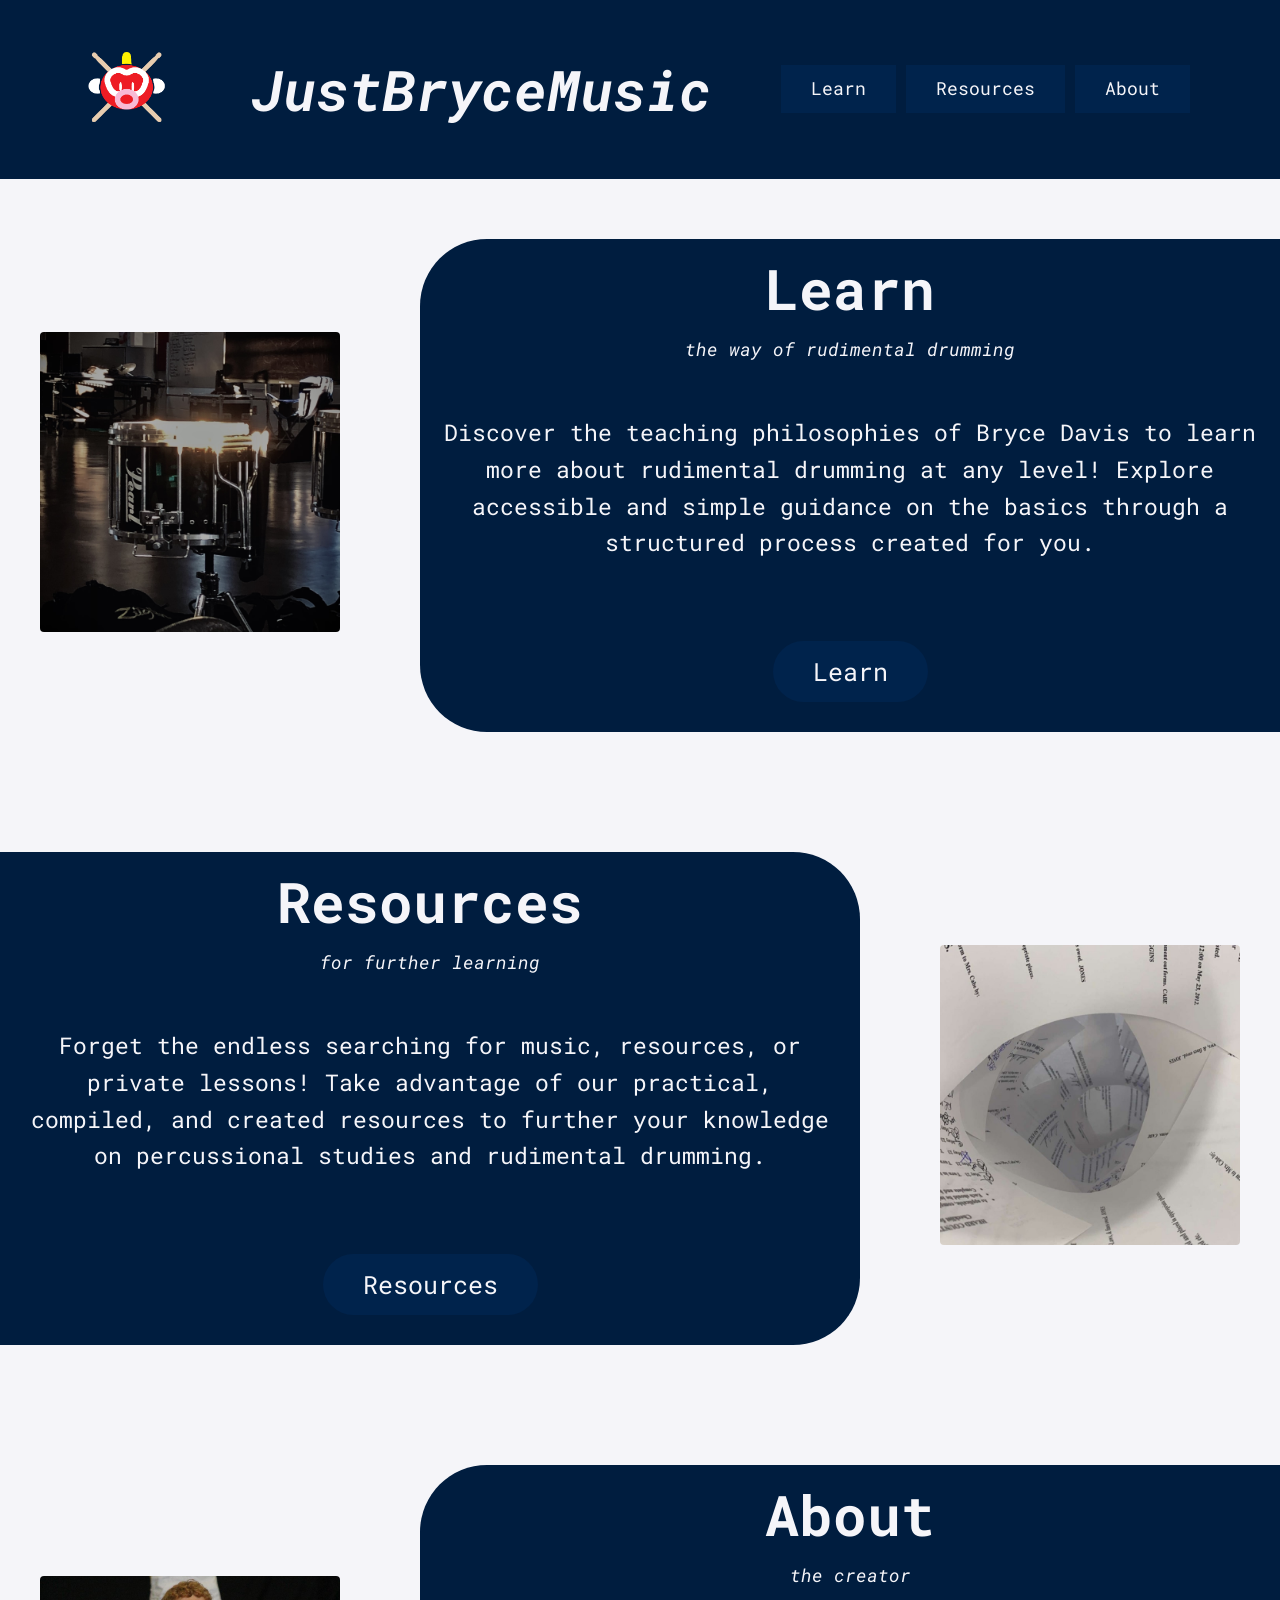
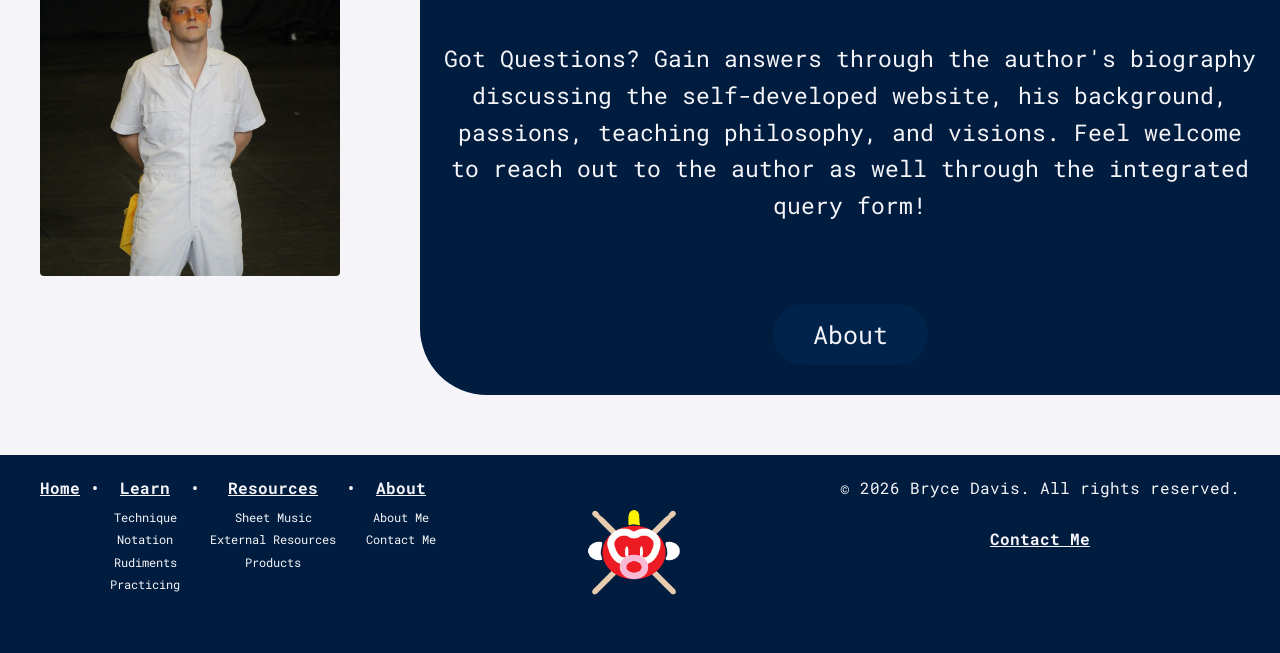
<file: index.html>
<!DOCTYPE html>
<html lang="en">
    <head>
        <title>JustBryceMusic Home</title>
        <meta name="description" content="Welcome to JustBryceMusic - the entry-level percussion 
            learning hub for students who desire to elevate their skills and knowledge in rudimental drumming!">
        <meta charset="UTF-8">
        <link rel="stylesheet" href="project.css">
    </head>
    <body>
        <!-- HEADER SECTION: Sets up the base header for the entire web page -->
        <header>
            <div class="wrapper header_content">
                <figure>
                    <img src="assets/logo.png" alt="JustBryceMusic logo">
                </figure>
                <h1 class="header_title">
                    <a href="index.html">JustBryceMusic</a>
                </h1>
                <nav>
                    <ul class="replica_button">
                        <li><a href="learn.html">Learn</a></li>
                        <li><a href="resources.html">Resources</a></li>
                        <li><a href="about.html">About</a></li>
                    </ul>
                </nav>
            </div>
        </header>
        <main>
            <!-- LEARN SECTION: To explain and link the learn hub -->
            <section>
                <figure>
                    <img src="assets/snare_drum.jpg" alt="snare drum">
                </figure>
                <div class="right_section_content">
                    <h2>Learn</h2>
                    <h4>the way of rudimental drumming</h4>
                    <p>
                        Discover the teaching philosophies of Bryce Davis to learn more
                        about rudimental drumming at any level! Explore accessible and simple
                        guidance on the basics through a structured process created for you.
                    </p>
                    <p><a href="learn.html" class="rounded_replica_button">Learn</a></p>
                </div>
            </section>
            <!-- RESOURCES SECTION: To explain and link the resources page -->
            <section>
                <div class="left_section_content">
                    <h2>Resources</h2>
                    <h4>for further learning</h4>
                    <p>
                        Forget the endless searching for music, resources, or private lessons!
                        Take advantage of our practical, compiled, and created resources to 
                        further your knowledge on percussional studies and rudimental drumming.
                    </p>
                    <p><a href="resources.html" class="rounded_replica_button">Resources</a></p>
                </div>
                <figure>
                    <img src="assets/papers.JPG" alt="papers forming a vortex">
                </figure>
            </section>
            <!-- ABOUT SECTION: To explain and link the about page -->
            <section>
                <figure>
                    <img src="assets/portrait.JPG" alt="portrait of author, Bryce Davis">
                </figure>
                <div class="right_section_content">
                    <h2>About</h2>
                    <h4>the creator</h4>
                    <p>
                        Got Questions? Gain answers through the author's biography discussing the 
                        self-developed website, his background, passions, teaching philosophy, 
                        and visions. Feel welcome to reach out to the author as well through the 
                        integrated query form!
                    </p>
                    <p><a href="about.html" class="rounded_replica_button">About</a></p>
                </div>
            </section>
        </main>
        <!-- FOOTER SECTION: Sets up the base footer for the entire web page -->
        <footer>
            <div class="wrapper footer_content">
                <nav class="footer_nav">
                    <div>
                        <p><a href="index.html" class="general_link">Home</a></p>
                    </div>
                    <p>•</p>
                    <div>
                        <p><a href="learn.html" class="general_link">Learn</a></p>
                        <ul>
                            <li><a href="technique.html">Technique</a></li>
                            <li><a href="notation.html">Notation</a></li>
                            <li><a href="rudiments.html">Rudiments</a></li>
                            <li><a href="practicing.html">Practicing</a></li>
                        </ul>
                    </div>
                    <p>•</p>
                    <div>
                        <p><a href="resources.html" class="general_link">Resources</a></p>
                        <ul>
                            <li><a href="sheet-music.html">Sheet Music</a></li>
                            <li><a href="external-resources.html">External Resources</a></li>
                            <li><a href="products.html">Products</a></li>
                        </ul>
                    </div>
                    <p>•</p>
                    <div>
                        <p><a href="about.html" class="general_link">About</a></p>
                        <ul>
                            <li><a href="about-me.html">About Me</a></li>
                            <li><a href="contact-me.html">Contact Me</a></li>
                        </ul>
                    </div>
                </nav>
                <figure>
                    <img src="assets/logo.png" alt="JustBryceMusic logo">
                </figure>
                <div>
                    <p>&copy; 2026 Bryce Davis. All rights reserved.</p> <br>
                    <p><a href="contact-me.html" class="general_link">Contact Me</a></p>
                </div>
            </div>
        </footer>
    </body>
</html>
</file>
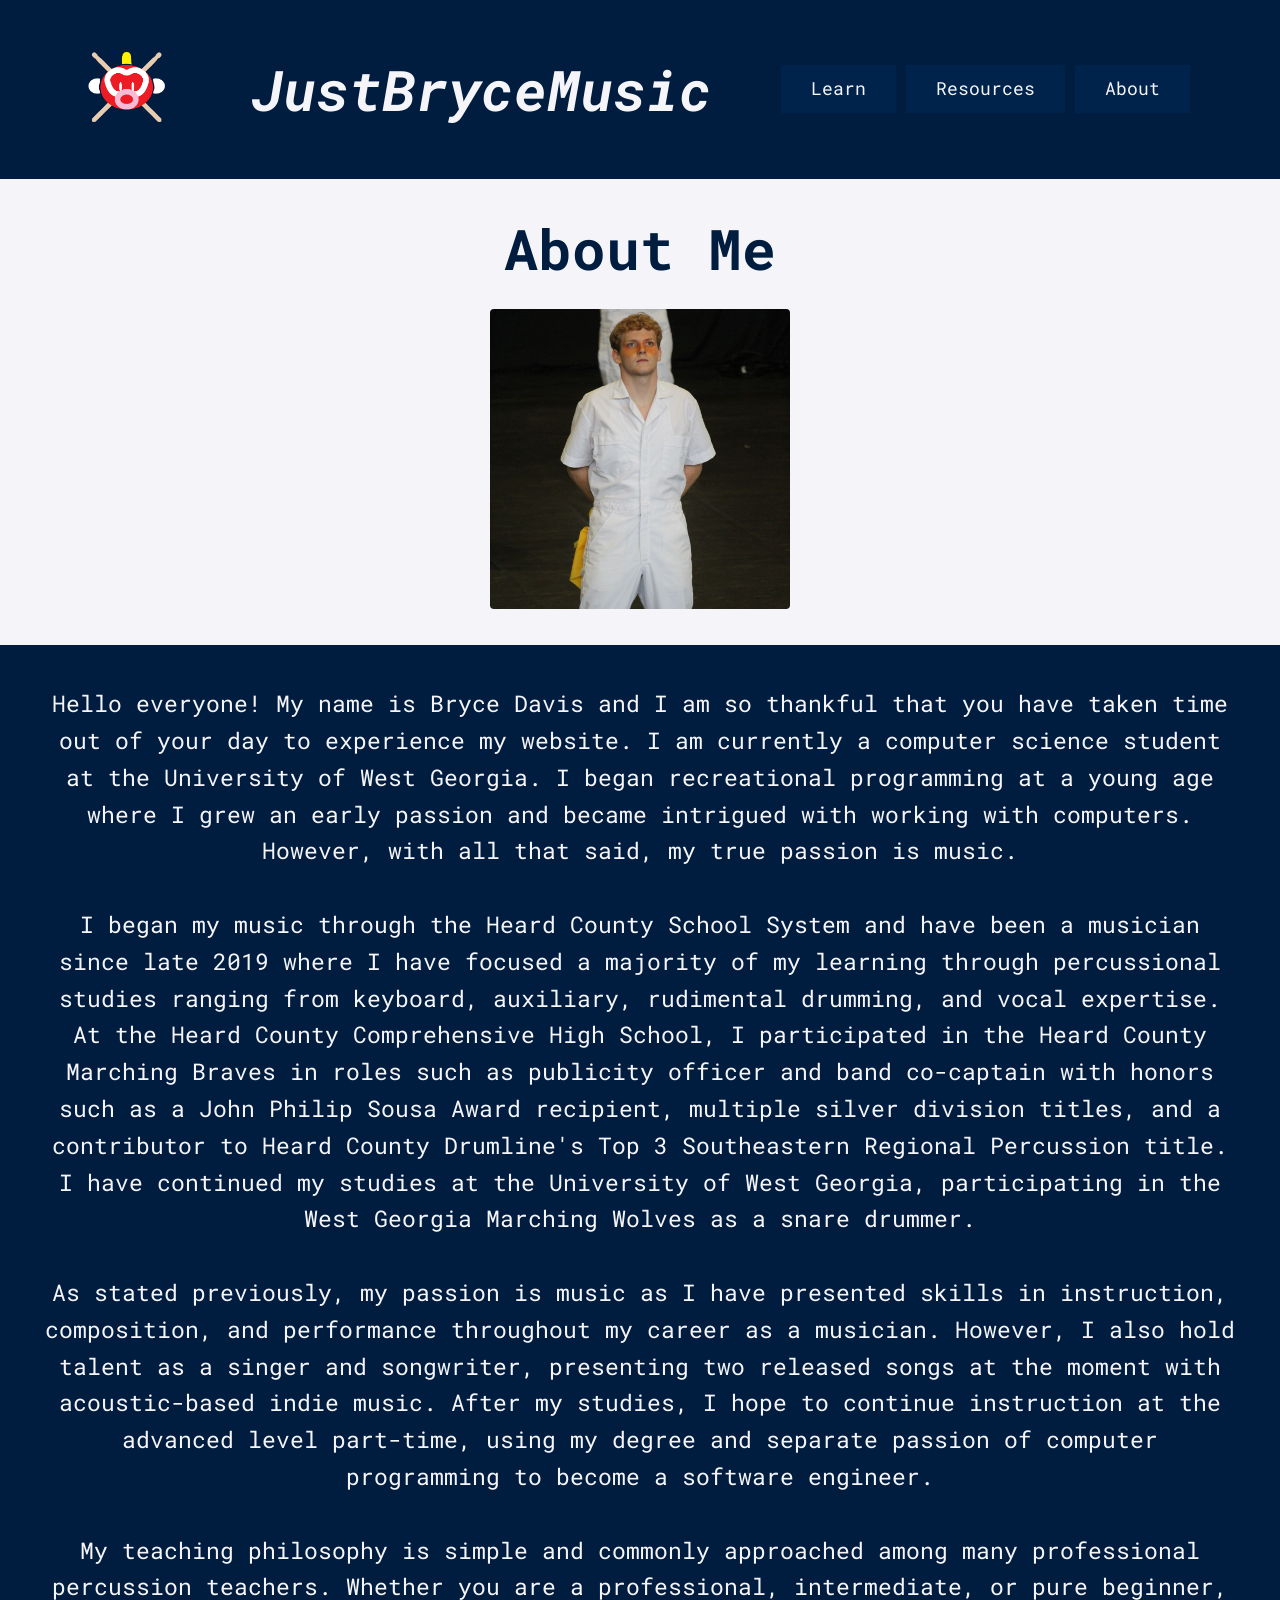
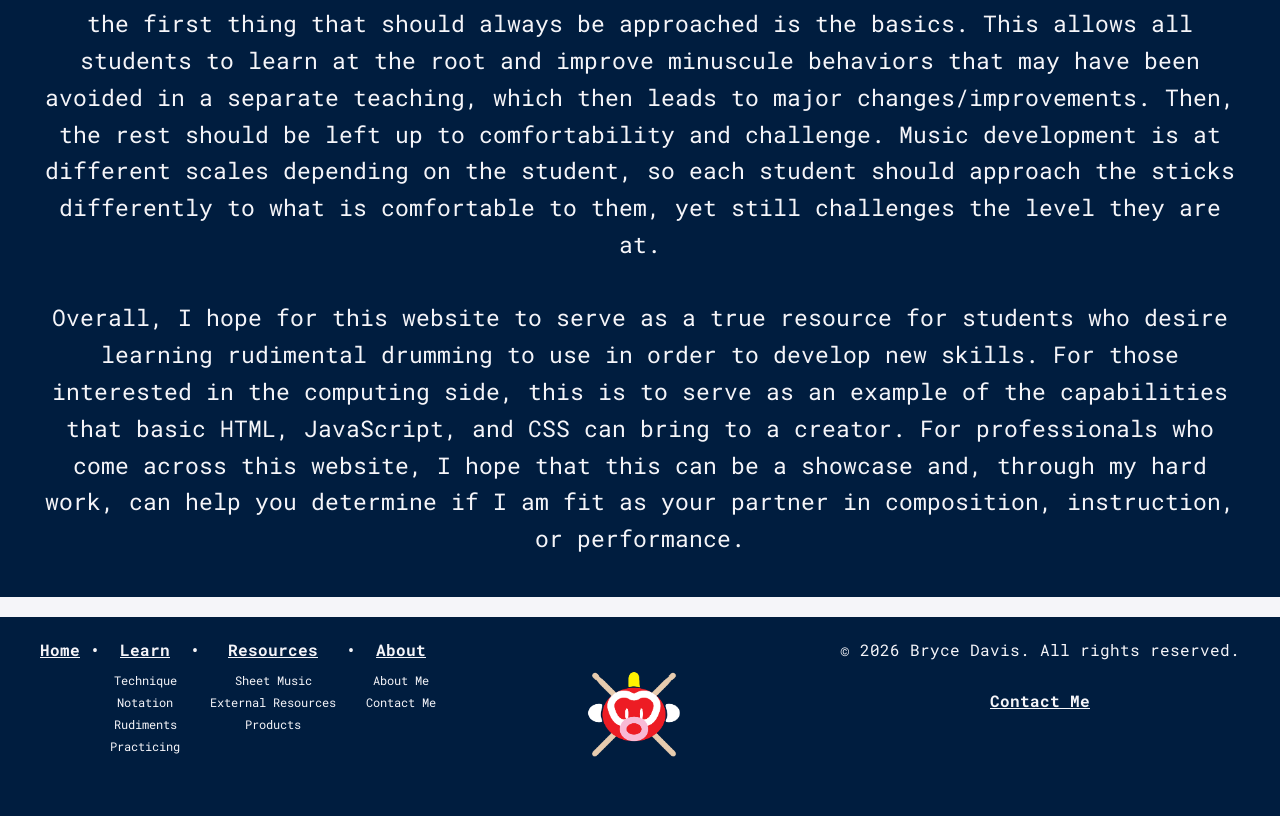
<file: about-me.html>
<!DOCTYPE html>
<html lang="en">
    <head>
        <title>JustBryceMusic About Me</title>
        <meta name="description" content="Learn more about solo creator Bryce Davis as he discusses 
            his musical and programming background, teaching philosophy, and the visions for the website.">
        <meta charset="UTF-8">
        <link rel="stylesheet" href="project.css">
    </head>
    <body>
        <!-- HEADER SECTION: Sets up the base header for the entire web page -->
        <header>
            <div class="wrapper header_content">
                <figure>
                    <img src="assets/logo.png" alt="JustBryceMusic logo">
                </figure>
                <h1 class="header_title">
                    <a href="index.html">JustBryceMusic</a>
                </h1>
                <nav>
                    <ul class="replica_button">
                        <li><a href="learn.html">Learn</a></li>
                        <li><a href="resources.html">Resources</a></li>
                        <li><a href="about.html">About</a></li>
                    </ul>
                </nav>
            </div>
        </header>
        <main class="subabout_correction">
            <section class="about_info">
                <h2>About Me</h2>
                <figure>
                    <img src="assets/portrait.JPG" alt="Portrait of author Bryce Davis">
                </figure>
                <div class="center_section_content">
                    <p>
                        Hello everyone! My name is Bryce Davis and I am so thankful that you have taken time
                        out of your day to experience my website. I am currently a computer science student at
                        the University of West Georgia. I began recreational programming at a young age where I grew
                        an early passion and became intrigued with working with computers. However, with all that said, my 
                        true passion is music. <br><br>
                    <p>
                        I began my music through the Heard County School System and have been a musician since late 2019 where I
                        have focused a majority of my learning through percussional studies ranging from keyboard, auxiliary, rudimental
                        drumming, and vocal expertise. At the Heard County Comprehensive High School, I participated in the Heard County
                        Marching Braves in roles such as publicity officer and band co-captain with honors such as a John Philip Sousa Award
                        recipient, multiple silver division titles, and a contributor to Heard County Drumline's Top 3 Southeastern
                        Regional Percussion title. I have continued my studies at the University of West Georgia, participating in the 
                        West Georgia Marching Wolves as a snare drummer. <br><br>
                    </p>
                    <p>
                        As stated previously, my passion is music as I have presented skills in instruction, composition, and performance 
                        throughout my career as a musician. However, I also hold talent as a singer and songwriter, presenting two released 
                        songs at the moment with acoustic-based indie music. After my studies, I hope to continue instruction at the advanced 
                        level part-time, using my degree and separate passion of computer programming to become a software engineer. <br><br>
                    </p>
                    <p>
                        My teaching philosophy is simple and commonly approached among many professional percussion teachers. Whether you 
                        are a professional, intermediate, or pure beginner, the first thing that should always be approached is the basics. 
                        This allows all students to learn at the root and improve minuscule behaviors that may have been avoided in a separate 
                        teaching, which then leads to major changes/improvements. Then, the rest should be left up to comfortability and challenge.
                        Music development is at different scales depending on the student, so each student should approach the sticks
                        differently to what is comfortable to them, yet still challenges the level they are at. <br><br>
                    </p>
                    <p>
                        Overall, I hope for this website to serve as a true resource for students who desire learning rudimental drumming to use in 
                        order to develop new skills. For those interested in the computing side, this is to serve as an example of the capabilities
                        that basic HTML, JavaScript, and CSS can bring to a creator. For professionals who come across this website, I hope
                        that this can be a showcase and, through my hard work, can help you determine if I am fit as your partner in composition,
                        instruction, or performance.
                    </p>
                </div>
            </section>
        </main>
        <!-- FOOTER SECTION: Sets up the base footer for the entire web page -->
        <footer>
            <div class="wrapper footer_content">
                <nav class="footer_nav">
                    <div>
                        <p><a href="index.html" class="general_link">Home</a></p>
                    </div>
                    <p>•</p>
                    <div>
                        <p><a href="learn.html" class="general_link">Learn</a></p>
                        <ul>
                            <li><a href="technique.html">Technique</a></li>
                            <li><a href="notation.html">Notation</a></li>
                            <li><a href="rudiments.html">Rudiments</a></li>
                            <li><a href="practicing.html">Practicing</a></li>
                        </ul>
                    </div>
                    <p>•</p>
                    <div>
                        <p><a href="resources.html" class="general_link">Resources</a></p>
                        <ul>
                            <li><a href="sheet-music.html">Sheet Music</a></li>
                            <li><a href="external-resources.html">External Resources</a></li>
                            <li><a href="products.html">Products</a></li>
                        </ul>
                    </div>
                    <p>•</p>
                    <div>
                        <p><a href="about.html" class="general_link">About</a></p>
                        <ul>
                            <li><a href="about-me.html">About Me</a></li>
                            <li><a href="contact-me.html">Contact Me</a></li>
                        </ul>
                    </div>
                </nav>
                <figure>
                    <img src="assets/logo.png" alt="JustBryceMusic logo">
                </figure>
                <div>
                    <p>&copy; 2026 Bryce Davis. All rights reserved.</p> <br>
                    <p><a href="contact-me.html" class="general_link">Contact Me</a></p>
                </div>
            </div>
        </footer>
    </body>
</html>
</file>
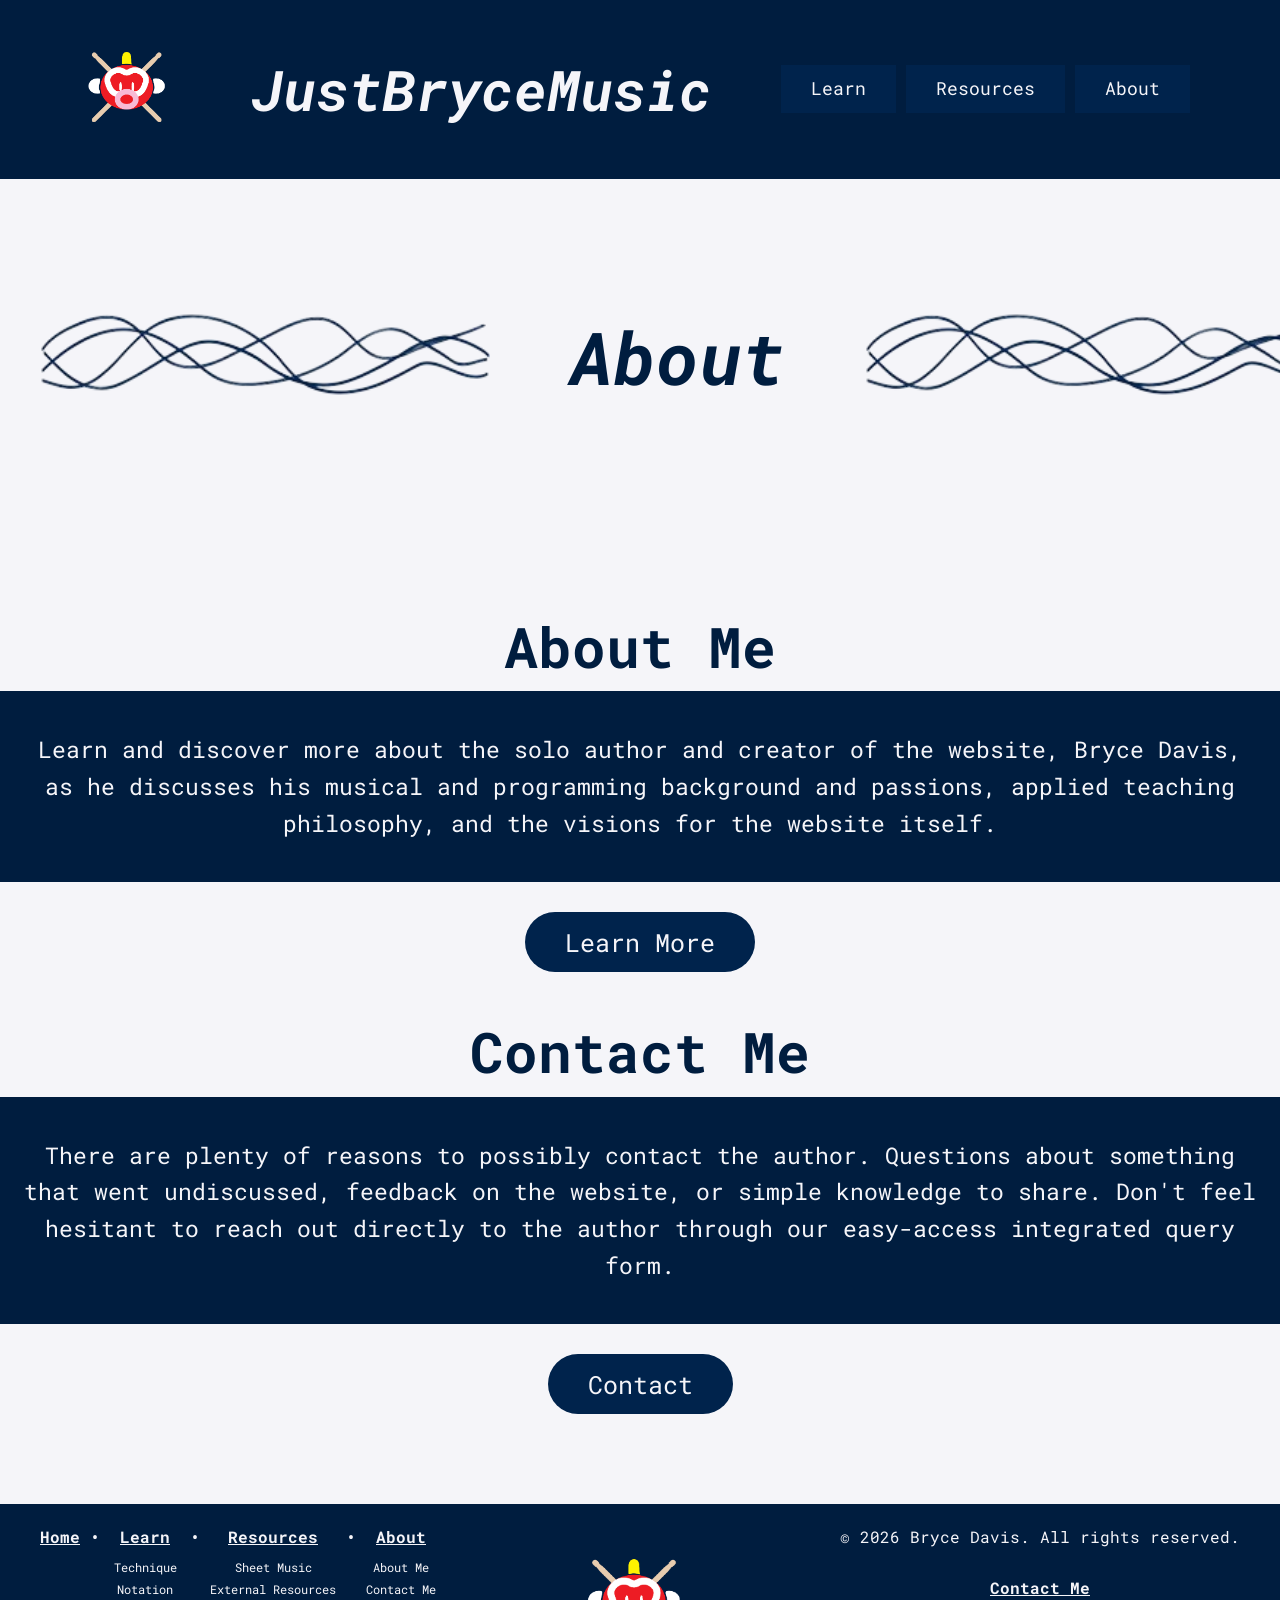
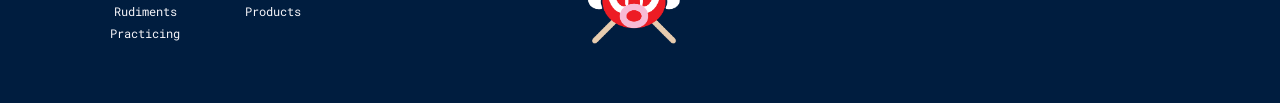
<file: about.html>
<!DOCTYPE html>
<html lang="en">
    <head>
        <title>JustBryceMusic About</title>
        <meta name="description" content="Answer questions through the author's biography discussing 
            the website, teachings, and more. Feel welcome to personally reach out through our query form.">
        <meta charset="UTF-8">
        <link rel="stylesheet" href="project.css">
    </head>
    <body>
        <!-- HEADER SECTION: Sets up the base header for the entire web page -->
        <header>
            <div class="wrapper header_content">
                <figure>
                    <img src="assets/logo.png" alt="JustBryceMusic logo">
                </figure>
                <h1 class="header_title">
                    <a href="index.html">JustBryceMusic</a>
                </h1>
                <nav>
                    <ul class="replica_button">
                        <li><a href="learn.html">Learn</a></li>
                        <li><a href="resources.html">Resources</a></li>
                        <li><a href="about.html">About</a></li>
                    </ul>
                </nav>
            </div>
        </header>
        <main>
            <!-- HEAD SECTION: Sets up a visually tagging header for the about page -->
            <section class="about_head">
                <figure>
                    <img src="assets/subtle_graphic_hor.png" alt="left squiggly line graphic">
                </figure>
                <div>
                    <h1>About</h1>
                </div>
                <figure>
                    <img src="assets/subtle_graphic_hor.png" alt="right quiggly line graphic">
                </figure>
            </section>
            <!-- SUBSECTIONS: Provides information and direct links to the subsections of the about page -->
            <section class="about_info">
                <div>
                    <h2>About Me</h2>
                    <p class="center_section_content">
                        Learn and discover more about the solo author and creator of the website, 
                        Bryce Davis, as he discusses his musical and programming background and passions,
                        applied teaching philosophy, and the visions for the website itself. 
                    </p>
                    <p><a href="about-me.html" class="rounded_replica_button">Learn More</a></p>
                    <h2>Contact Me</h2>
                    <p class="center_section_content">
                        There are plenty of reasons to possibly contact the author. Questions about
                        something that went undiscussed, feedback on the website, or simple knowledge to
                        share. Don't feel hesitant to reach out directly to the author through our easy-access
                        integrated query form.
                    </p>
                    <p><a href="contact-me.html" class="rounded_replica_button">Contact</a></p>
                </div>
            </section>
        </main>
        <!-- FOOTER SECTION: Sets up the base footer for the entire web page -->
        <footer>
            <div class="wrapper footer_content">
                <nav class="footer_nav">
                    <div>
                        <p><a href="index.html" class="general_link">Home</a></p>
                    </div>
                    <p>•</p>
                    <div>
                        <p><a href="learn.html" class="general_link">Learn</a></p>
                        <ul>
                            <li><a href="technique.html">Technique</a></li>
                            <li><a href="notation.html">Notation</a></li>
                            <li><a href="rudiments.html">Rudiments</a></li>
                            <li><a href="practicing.html">Practicing</a></li>
                        </ul>
                    </div>
                    <p>•</p>
                    <div>
                        <p><a href="resources.html" class="general_link">Resources</a></p>
                        <ul>
                            <li><a href="sheet-music.html">Sheet Music</a></li>
                            <li><a href="external-resources.html">External Resources</a></li>
                            <li><a href="products.html">Products</a></li>
                        </ul>
                    </div>
                    <p>•</p>
                    <div>
                        <p><a href="about.html" class="general_link">About</a></p>
                        <ul>
                            <li><a href="about-me.html">About Me</a></li>
                            <li><a href="contact-me.html">Contact Me</a></li>
                        </ul>
                    </div>
                </nav>
                <figure>
                    <img src="assets/logo.png" alt="JustBryceMusic logo">
                </figure>
                <div>
                    <p>&copy; 2026 Bryce Davis. All rights reserved.</p> <br>
                    <p><a href="contact-me.html" class="general_link">Contact Me</a></p>
                </div>
            </div>
        </footer>
    </body>
</html>
</file>
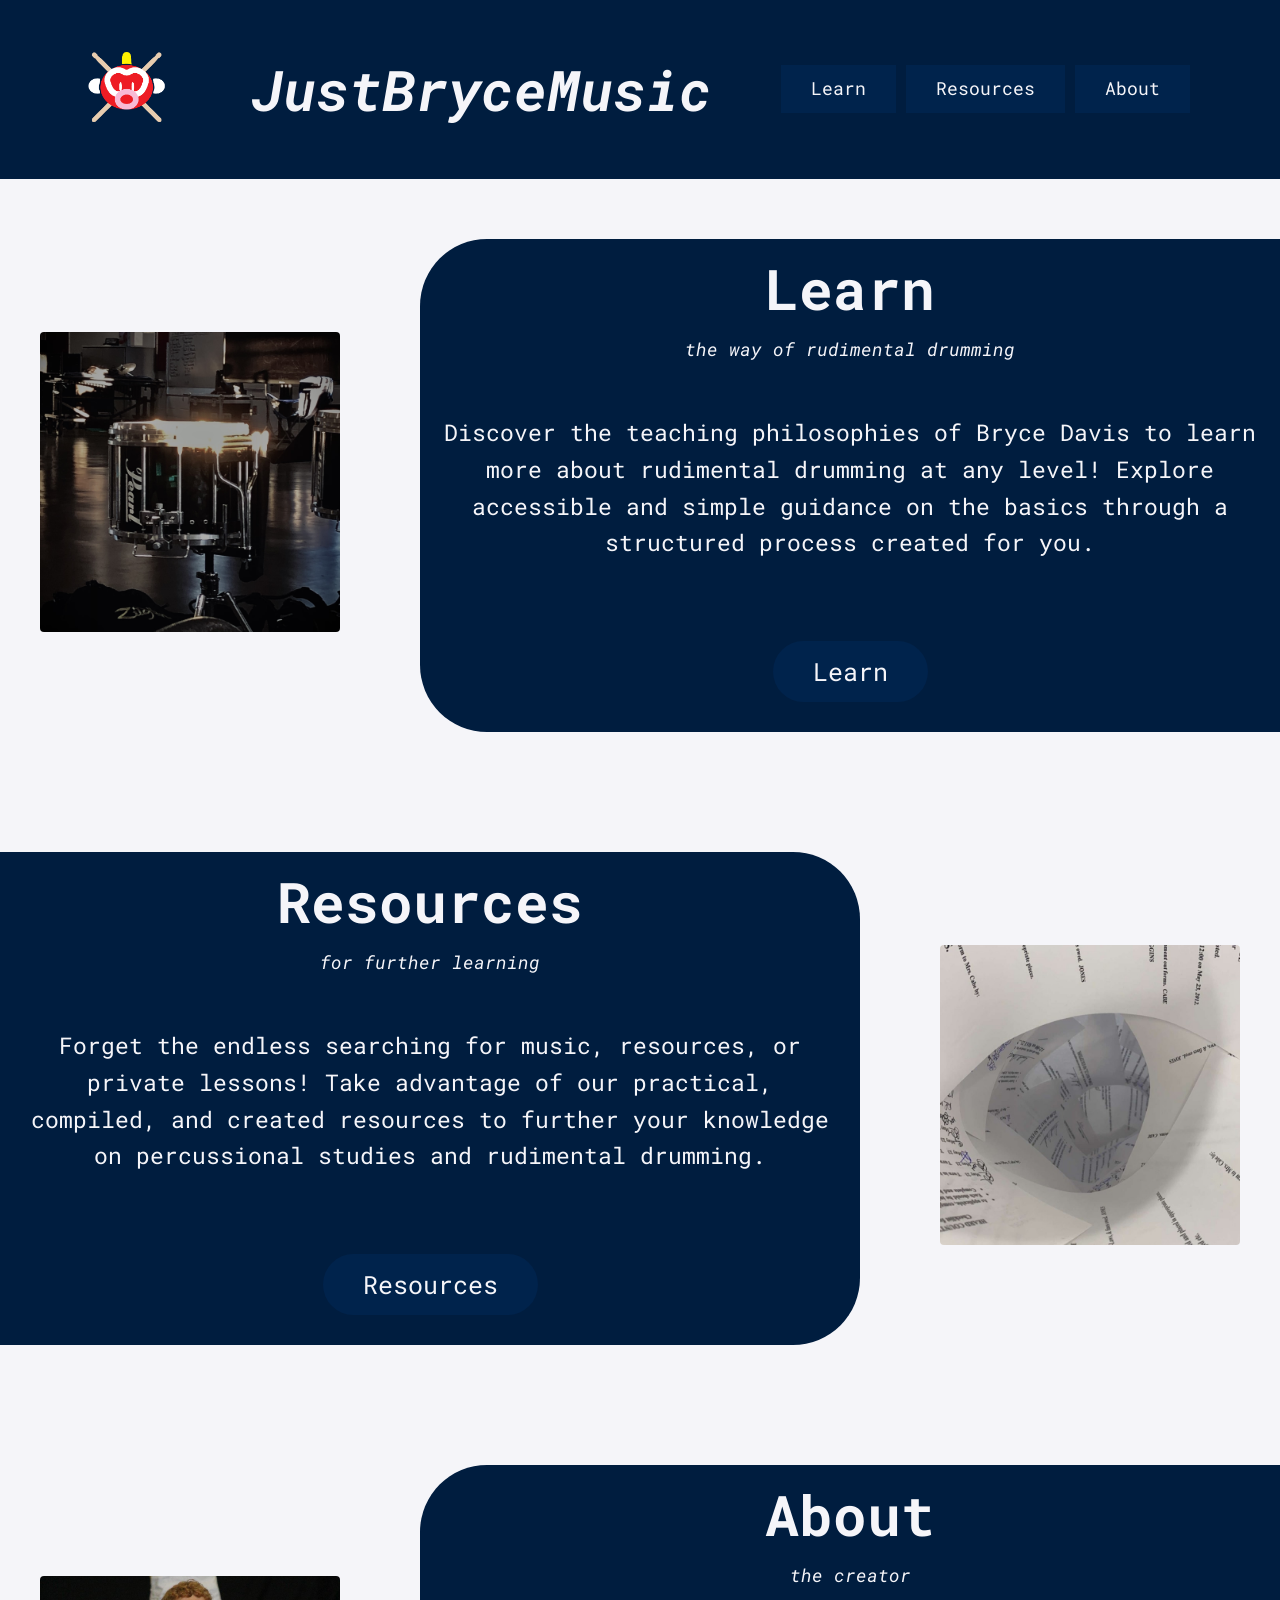
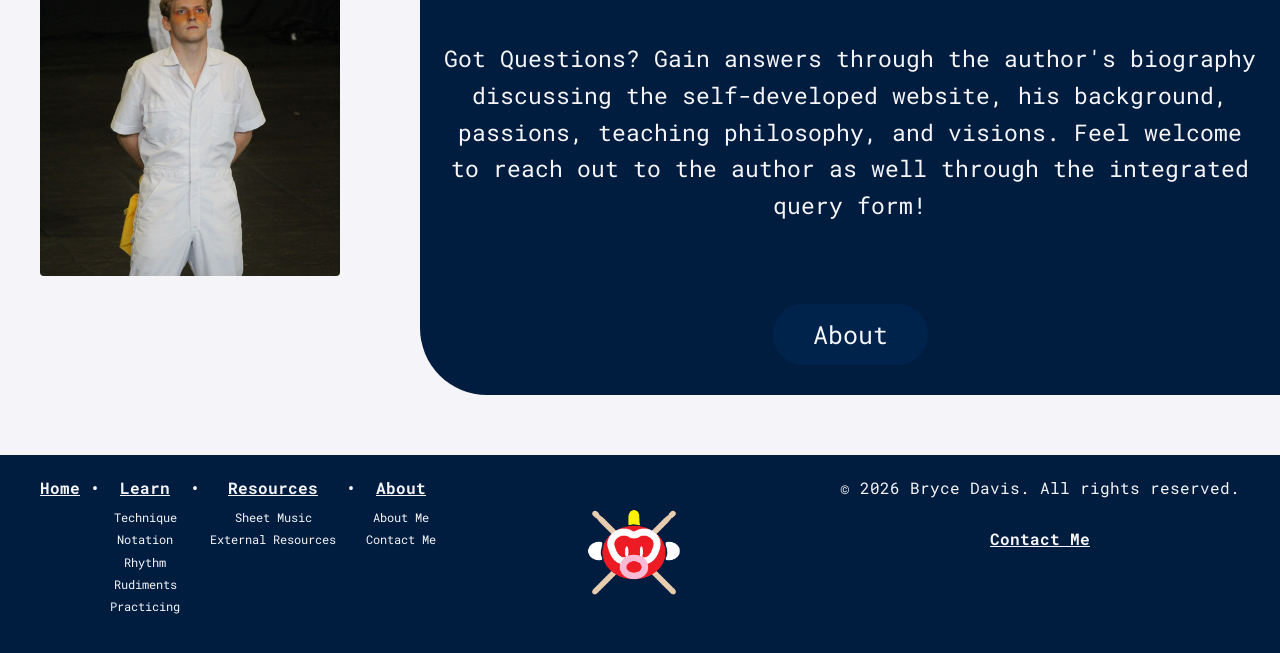
<file: home.html>
<!DOCTYPE html>
<html lang="en">
    <head>
        <title>JustBryceMusic Home</title>
        <meta charset="UTF-8">
        <link rel="stylesheet" href="project.css">
    </head>
    <body>
        <!-- HEADER SECTION: Sets up the base header for the entire web page -->
        <header>
            <div class="wrapper header_content">
                <figure>
                    <img src="assets/logo.png" alt="JustBryceMusic logo">
                </figure>
                <h1 class="header_title">
                    <a href="home.html">JustBryceMusic</a>
                </h1>
                <nav>
                    <ul class="replica_button">
                        <li><a href="learn.html">Learn</a></li>
                        <li><a href="resources.html">Resources</a></li>
                        <li><a href="about.html">About</a></li>
                    </ul>
                </nav>
            </div>
        </header>
        <main>
            <!-- LEARN SECTION: To explain and link the learn hub -->
            <section>
                <figure>
                    <img src="assets/snare_drum.jpg" alt="snare drum">
                </figure>
                <div class="right_section_content">
                    <h2>Learn</h2>
                    <h4>the way of rudimental drumming</h4>
                    <p>
                        Discover the teaching philosophies of Bryce Davis to learn more
                        about rudimental drumming at any level! Explore accessible and simple
                        guidance on the basics through a structured process created for you.
                    </p>
                    <p><a href="learn.html" class="rounded_replica_button">Learn</a></p>
                </div>
            </section>
            <!-- RESOURCES SECTION: To explain and link the resources page -->
            <section>
                <div class="left_section_content">
                    <h2>Resources</h2>
                    <h4>for further learning</h4>
                    <p>
                        Forget the endless searching for music, resources, or private lessons!
                        Take advantage of our practical, compiled, and created resources to 
                        further your knowledge on percussional studies and rudimental drumming.
                    </p>
                    <p><a href="resources.html" class="rounded_replica_button">Resources</a></p>
                </div>
                <figure>
                    <img src="assets/papers.JPG" alt="papers forming a vortex">
                </figure>
            </section>
            <!-- ABOUT SECTION: To explain and link the about page -->
            <section>
                <figure>
                    <img src="assets/portrait.JPG" alt="portrait of author, Bryce Davis">
                </figure>
                <div class="right_section_content">
                    <h2>About</h2>
                    <h4>the creator</h4>
                    <p>
                        Got Questions? Gain answers through the author's biography discussing the 
                        self-developed website, his background, passions, teaching philosophy, 
                        and visions. Feel welcome to reach out to the author as well through the 
                        integrated query form!
                    </p>
                    <p><a href="about.html" class="rounded_replica_button">About</a></p>
                </div>
            </section>
        </main>
        <!-- FOOTER SECTION: Sets up the base footer for the entire web page -->
        <footer>
            <div class="wrapper footer_content">
                <nav class="footer_nav">
                    <div>
                        <p><a href="home.html" class="general_link">Home</a></p>
                    </div>
                    <p>•</p>
                    <div>
                        <p><a href="learn.html" class="general_link">Learn</a></p>
                        <ul>
                            <li><a href="technique.html">Technique</a></li>
                            <li><a href="notation.html">Notation</a></li>
                            <li><a href="rhythm.html">Rhythm</a></li>
                            <li><a href="rudiments.html">Rudiments</a></li>
                            <li><a href="practicing.html">Practicing</a></li>
                        </ul>
                    </div>
                    <p>•</p>
                    <div>
                        <p><a href="resources.html" class="general_link">Resources</a></p>
                        <ul>
                            <li><a href="sheet-music.html">Sheet Music</a></li>
                            <li><a href="external-resources.html">External Resources</a></li>
                        </ul>
                    </div>
                    <p>•</p>
                    <div>
                        <p><a href="about.html" class="general_link">About</a></p>
                        <ul>
                            <li><a href="about-me.html">About Me</a></li>
                            <li><a href="contact-me.html">Contact Me</a></li>
                        </ul>
                    </div>
                </nav>
                <figure>
                    <img src="assets/logo.png" alt="JustBryceMusic logo">
                </figure>
                <div>
                    <p>&copy; 2026 Bryce Davis. All rights reserved.</p> <br>
                    <p><a href="contact-me.html" class="general_link">Contact Me</a></p>
                </div>
            </div>
        </footer>
    </body>
</html>
</file>
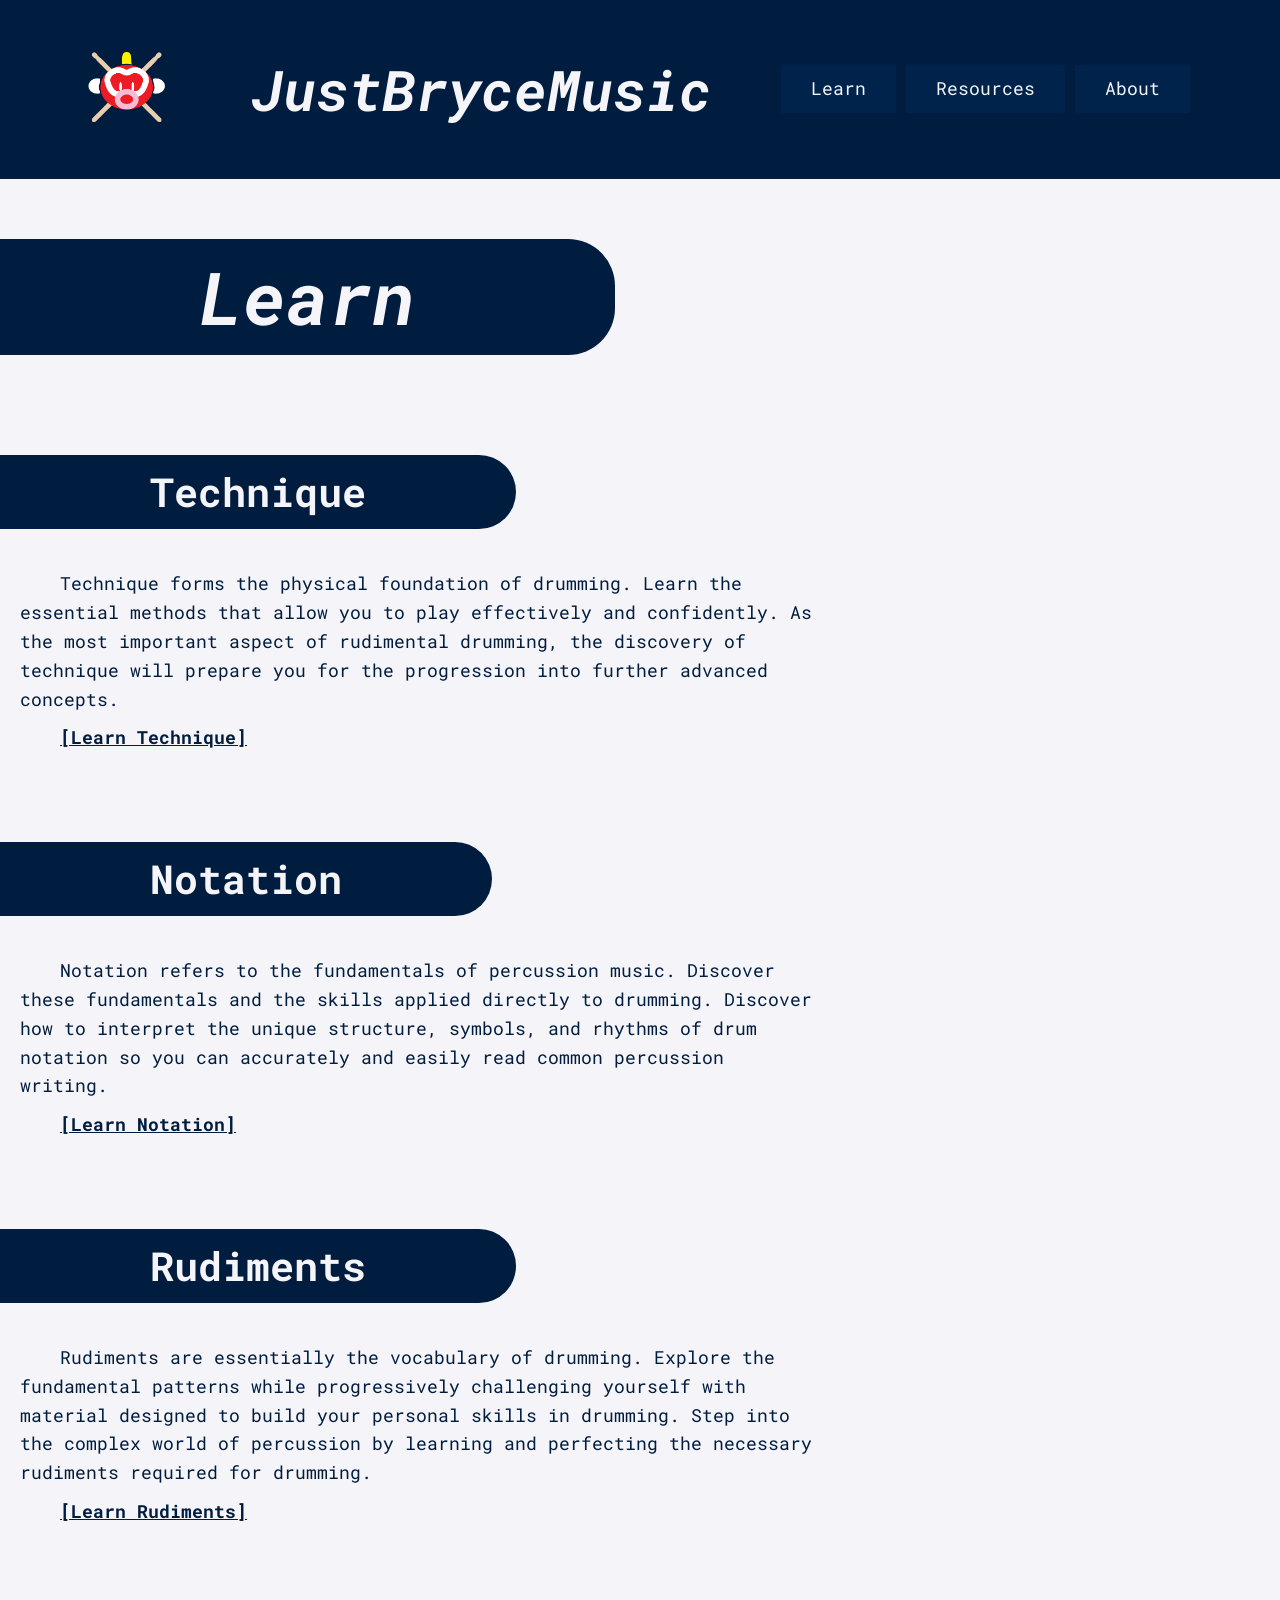
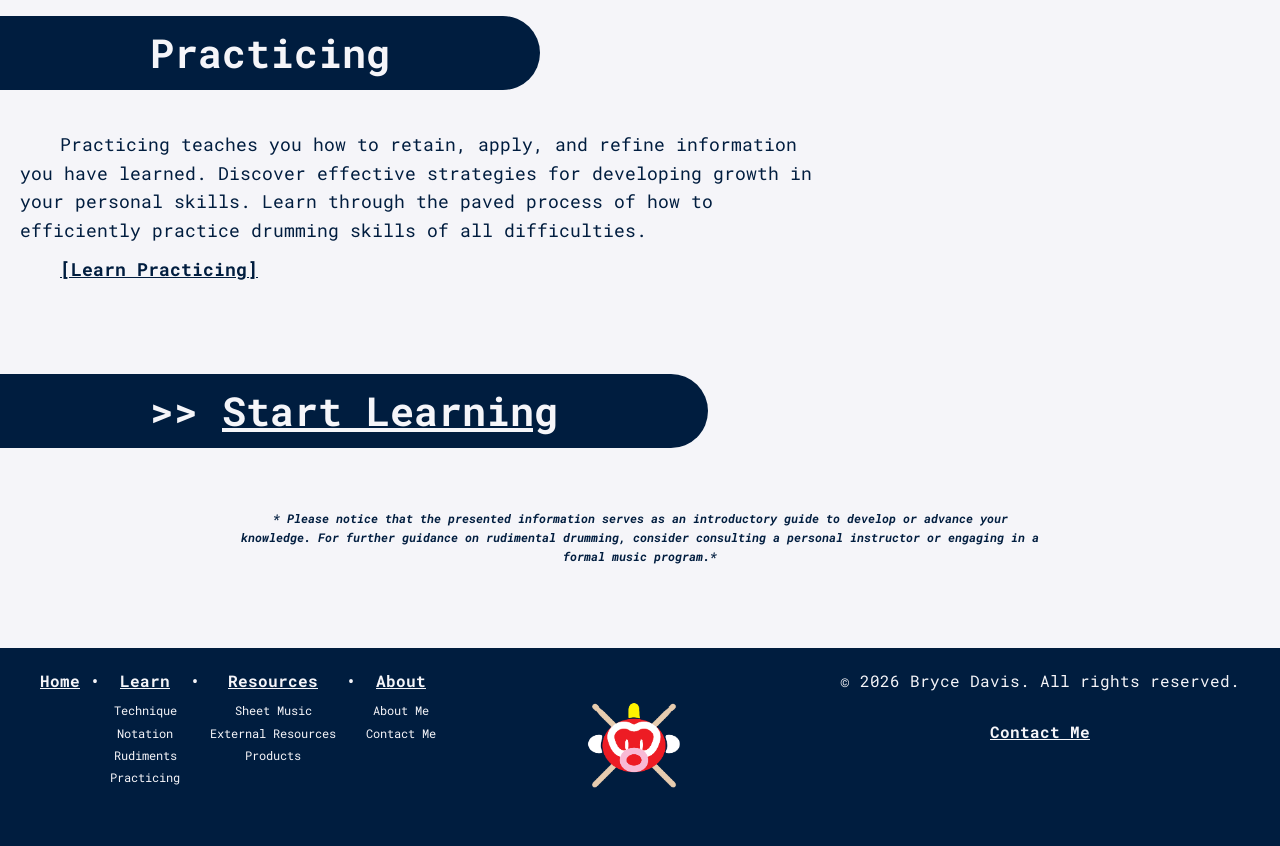
<file: learn.html>
<!DOCTYPE html>
<html lang="en">
    <head>
        <title>JustBryceMusic Learn</title>
        <meta name="description" content="Discover the teaching philosophies of Bryce Davis and 
            learn more about rudimental drumming on the basics through a structured process created for you.">
        <meta charset="UTF-8">
        <link rel="stylesheet" href="project.css">
    </head>
    <body>
        <!-- HEADER SECTION: Sets up the base header for the entire web page -->
        <header>
            <div class="wrapper header_content">
                <figure>
                    <img src="assets/logo.png" alt="JustBryceMusic logo">
                </figure>
                <h1 class="header_title">
                    <a href="index.html">JustBryceMusic</a>
                </h1>
                <nav>
                    <ul class="replica_button">
                        <li><a href="learn.html">Learn</a></li>
                        <li><a href="resources.html">Resources</a></li>
                        <li><a href="about.html">About</a></li>
                    </ul>
                </nav>
            </div>
        </header>
        <main>
            <div class="learn_info">
                <!-- LEARN TITLE: Displays the title of the page -->
                <section>
                    <h1 class="left_titlebox">Learn</h1>
                </section>
                <!-- TECHNIQUE SECTION: Introduces enticing information and links the technique page -->
                <section>
                    <h2 class="left_subtitlebox">Technique</h2>
                    <p>
                        Technique forms the physical foundation of drumming. Learn the essential
                        methods that allow you to play effectively and confidently. As the most
                        important aspect of rudimental drumming, the discovery of technique will
                        prepare you for the progression into further advanced concepts.
                    </p>
                    <p><a href="technique.html" class="general_link">[Learn Technique]</a></p>
                </section>
                <!-- NOTATION SECTION: Introduces enticing information and links the notation page -->
                <section>
                    <h2 class="left_subtitlebox">Notation</h2>
                    <p>
                        Notation refers to the fundamentals of percussion music. Discover these
                        fundamentals and the skills applied directly to drumming. Discover how
                        to interpret the unique structure, symbols, and rhythms of drum notation
                        so you can accurately and easily read common percussion writing.
                    </p>
                    <p><a href="notation.html" class="general_link">[Learn Notation]</a></p>
                </section>
                <!-- RUDIMENTS SECTION: Introduces enticing information and links the rudiments page -->
                <section>
                    <h2 class="left_subtitlebox">Rudiments</h2>
                    <p>
                        Rudiments are essentially the vocabulary of drumming. Explore the fundamental
                        patterns while progressively challenging yourself with material designed to
                        build your personal skills in drumming. Step into the complex world of percussion
                        by learning and perfecting the necessary rudiments required for drumming.
                    </p>
                    <p><a href="rudiments.html" class="general_link">[Learn Rudiments]</a></p>
                </section>
                <!-- PRACTICING SECTION: Introduces enticing information and links the practicing page -->
                <section>
                    <h2 class="left_subtitlebox">Practicing</h2>
                    <p>
                        Practicing teaches you how to retain, apply, and refine information you have
                        learned. Discover effective strategies for developing growth in your personal
                        skills. Learn through the paved process of how to efficiently practice drumming
                        skills of all difficulties.
                    </p>
                    <p><a href="practicing.html" class="general_link">[Learn Practicing]</a></p>
                </section>
                <!-- NEXT BUTTON: Provides a next button to inherit a textbook-like style -->
                <section>
                    <h2 class="left_subtitlebox">
                        >>
                        <a href="technique.html" class="general_link"> Start Learning</a>
                    </h2>
                </section>
            </div>
            <section>
                <p class="disclaimer">
                    * Please notice that the presented information serves as an introductory guide to develop or advance
                    your knowledge. For further guidance on rudimental drumming, consider consulting a personal instructor
                    or engaging in a formal music program.*
                </p>
            </section>
        </main>
        <!-- FOOTER SECTION: Sets up the base footer for the entire web page -->
        <footer>
            <div class="wrapper footer_content">
                <nav class="footer_nav">
                    <div>
                        <p><a href="index.html" class="general_link">Home</a></p>
                    </div>
                    <p>•</p>
                    <div>
                        <p><a href="learn.html" class="general_link">Learn</a></p>
                        <ul>
                            <li><a href="technique.html">Technique</a></li>
                            <li><a href="notation.html">Notation</a></li>
                            <li><a href="rudiments.html">Rudiments</a></li>
                            <li><a href="practicing.html">Practicing</a></li>
                        </ul>
                    </div>
                    <p>•</p>
                    <div>
                        <p><a href="resources.html" class="general_link">Resources</a></p>
                        <ul>
                            <li><a href="sheet-music.html">Sheet Music</a></li>
                            <li><a href="external-resources.html">External Resources</a></li>
                            <li><a href="products.html">Products</a></li>
                        </ul>
                    </div>
                    <p>•</p>
                    <div>
                        <p><a href="about.html" class="general_link">About</a></p>
                        <ul>
                            <li><a href="about-me.html">About Me</a></li>
                            <li><a href="contact-me.html">Contact Me</a></li>
                        </ul>
                    </div>
                </nav>
                <figure>
                    <img src="assets/logo.png" alt="JustBryceMusic logo">
                </figure>
                <div>
                    <p>&copy; 2026 Bryce Davis. All rights reserved.</p> <br>
                    <p><a href="contact-me.html" class="general_link">Contact Me</a></p>
                </div>
            </div>
        </footer>
    </body>
</html>
</file>
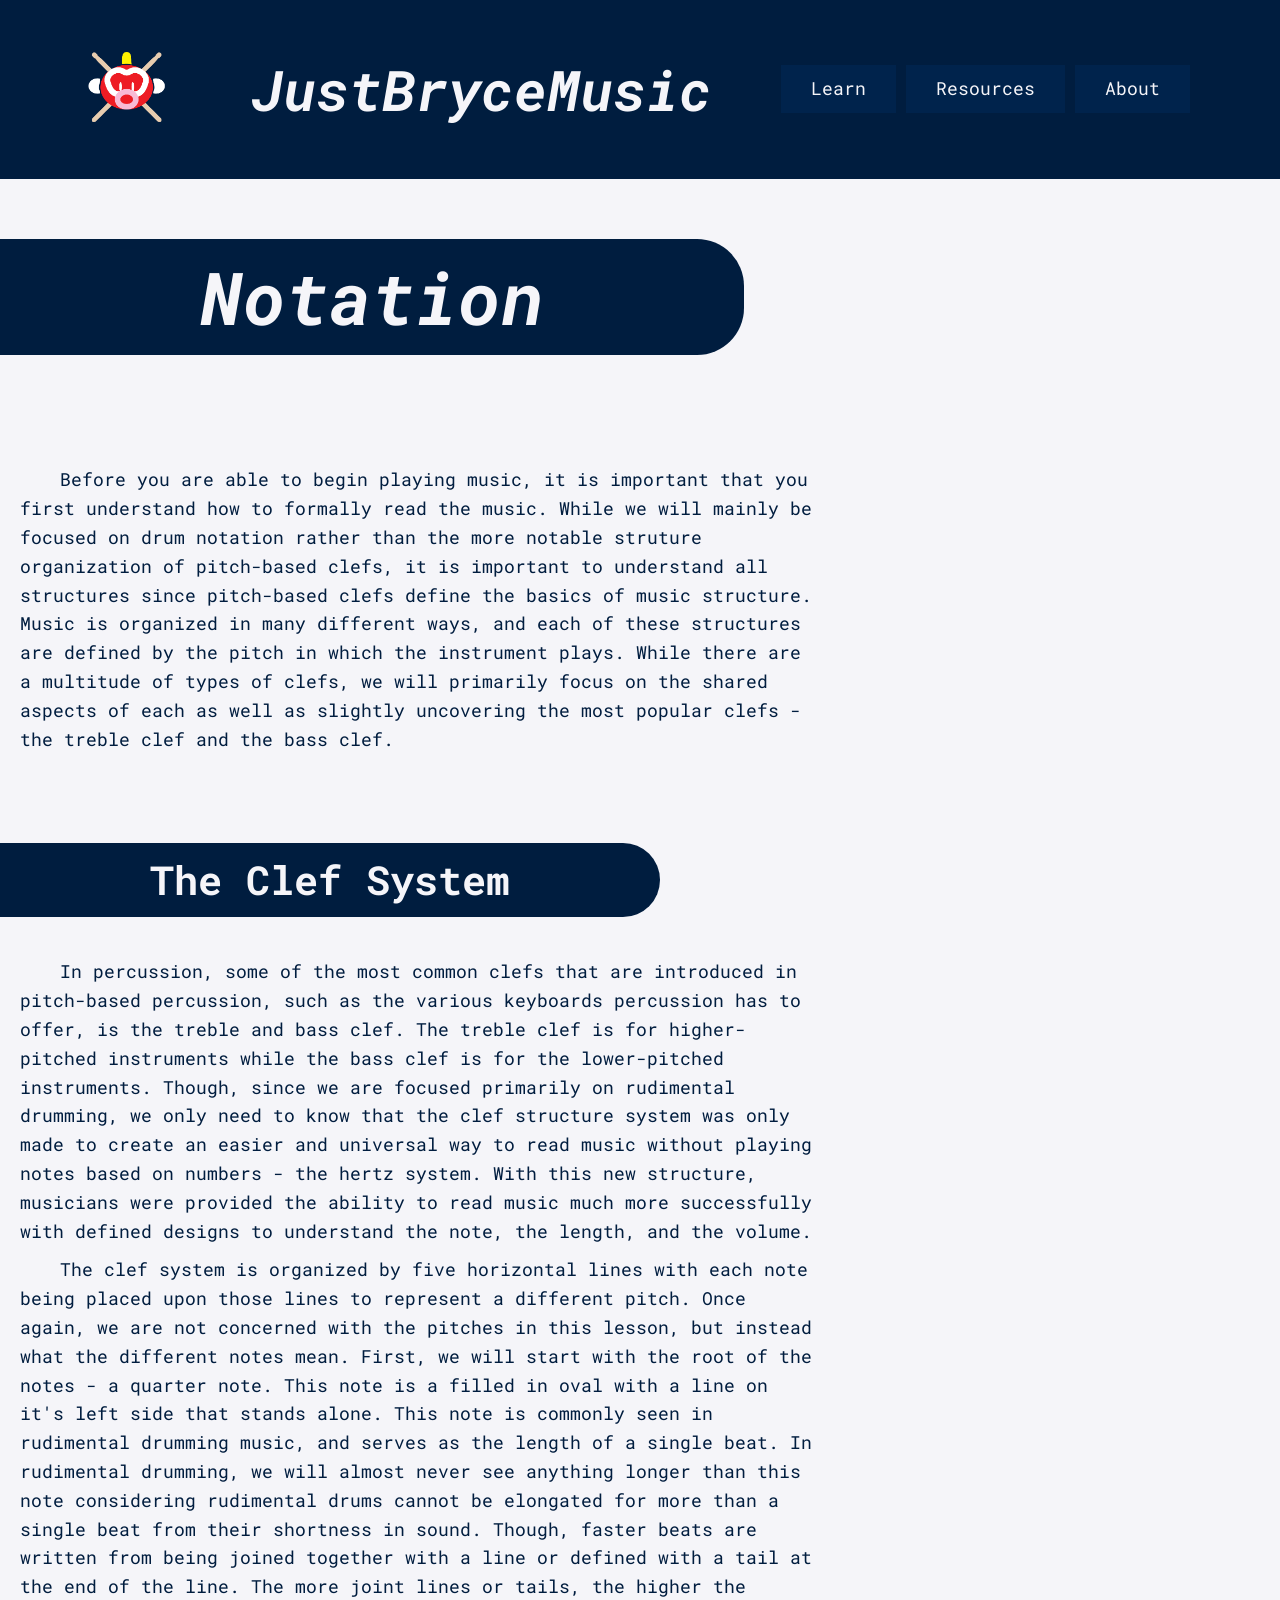
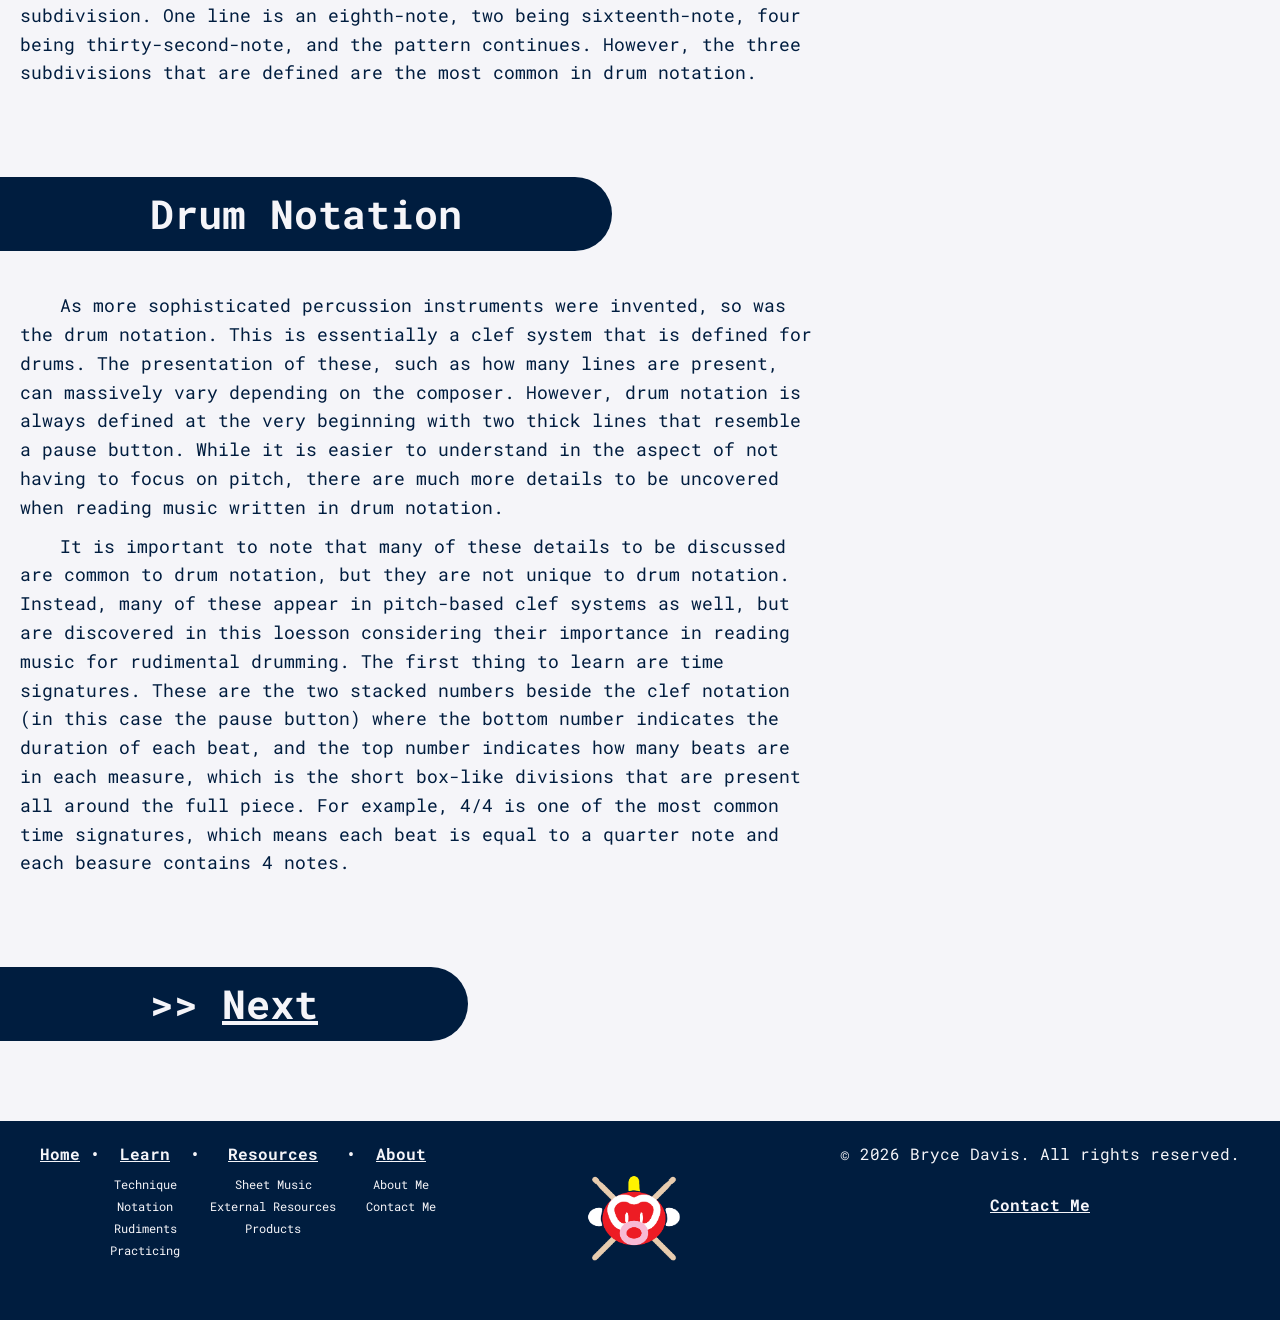
<file: notation.html>
<!DOCTYPE html>
<html lang="en">
    <head>
        <title>JustBryceMusic Notation</title>
        <meta name="description" content="Discover the fundamentals and skills to interpret the unique 
            structure, symbols, and rhythms of drum notation for the ability to read common percussion writing.">
        <meta charset="UTF-8">
        <link rel="stylesheet" href="project.css">
    </head>
    <body>
        <!-- HEADER SECTION: Sets up the base header for the entire web page -->
        <header>
            <div class="wrapper header_content">
                <figure>
                    <img src="assets/logo.png" alt="JustBryceMusic logo">
                </figure>
                <h1 class="header_title">
                    <a href="index.html">JustBryceMusic</a>
                </h1>
                <nav>
                    <ul class="replica_button">
                        <li><a href="learn.html">Learn</a></li>
                        <li><a href="resources.html">Resources</a></li>
                        <li><a href="about.html">About</a></li>
                    </ul>
                </nav>
            </div>
        </header>
                <main>
            <div class="learn_info">
                <!-- NOTATION TITLE: Displays the title of the page -->
                <section>
                    <h1 class="left_titlebox">Notation</h1>
                </section>
                <!-- INFO SECTION: Discusses the teachings of notation -->
                <section>
                    <p>
                        Before you are able to begin playing music, it is important that you first understand how
                        to formally read the music. While we will mainly be focused on drum notation rather than the more
                        notable struture organization of pitch-based clefs, it is important to understand all structures since
                        pitch-based clefs define the basics of music structure. Music is organized in many different ways, and
                        each of these structures are defined by the pitch in which the instrument plays. While there are a multitude
                        of types of clefs, we will primarily focus on the shared aspects of each as well as slightly uncovering the
                        most popular clefs - the treble clef and the bass clef.
                    </p>
                </section>
                <section>
                    <h2 class="left_subtitlebox">The Clef System</h2>
                    <p>
                        In percussion, some of the most common clefs that are introduced in pitch-based percussion, such as the various
                        keyboards percussion has to offer, is the treble and bass clef. The treble clef is for higher-pitched instruments
                        while the bass clef is for the lower-pitched instruments. Though, since we are focused primarily on rudimental drumming,
                        we only need to know that the clef structure system was only made to create an easier and universal way to read music
                        without playing notes based on numbers - the hertz system. With this new structure, musicians were provided the ability to
                        read music much more successfully with defined designs to understand the note, the length, and the volume.
                    </p>
                    <p>
                        The clef system is organized by five horizontal lines with each note being placed upon those lines to represent a different
                        pitch. Once again, we are not concerned with the pitches in this lesson, but instead what the different notes mean. First, we
                        will start with the root of the notes - a quarter note. This note is a filled in oval with a line on it's left side that stands alone.
                        This note is commonly seen in rudimental drumming music, and serves as the length of a single beat. In rudimental drumming, we will almost
                        never see anything longer than this note considering
                        rudimental drums cannot be elongated for more than a single beat from their shortness in sound. Though, faster beats are written from
                        being joined together with a line or defined with a tail at the end of the line. The more joint lines or tails, the higher the subdivision.
                        One line is an eighth-note, two being sixteenth-note, four being thirty-second-note, and the pattern continues. However, the three subdivisions
                        that are defined are the most common in drum notation.
                    </p>
                </section>
                <section>
                    <h2 class="left_subtitlebox">Drum Notation</h2>
                    <p>
                        As more sophisticated percussion instruments were invented, so was the drum notation. This is essentially a clef system that
                        is defined for drums. The presentation of these, such as how many lines are present, can massively vary depending on the 
                        composer. However, drum notation is always defined at the very beginning with two thick lines that resemble a pause button.
                        While it is easier to understand in the aspect of not having to focus on pitch, there are much more details to be uncovered when
                        reading music written in drum notation.
                    </p>
                    <p>
                        It is important to note that many of these details to be discussed are common to drum notation, but they are not unique to drum notation.
                        Instead, many of these appear in pitch-based clef systems as well, but are discovered in this loesson considering their importance in
                        reading music for rudimental drumming. The first thing to learn are time signatures. These are the two stacked numbers beside the clef notation
                        (in this case the pause button) where the bottom number indicates the duration of each beat, and the top number indicates how many beats are in
                        each measure, which is the short box-like divisions that are present all around the full piece. For example, 4/4 is one of the most common time
                        signatures, which means each beat is equal to a quarter note and each beasure contains 4 notes.
                    </p>
                </section>
                <!-- NEXT BUTTON: Provides a button to the next section covered on the learn page -->
                <section>
                    <h2 class="left_subtitlebox">
                        >>
                        <a href="rudiments.html" class="general_link"> Next</a>
                    </h2>
                </section>
            </div>
        </main>
        <!-- FOOTER SECTION: Sets up the base footer for the entire web page -->
        <footer>
            <div class="wrapper footer_content">
                <nav class="footer_nav">
                    <div>
                        <p><a href="index.html" class="general_link">Home</a></p>
                    </div>
                    <p>•</p>
                    <div>
                        <p><a href="learn.html" class="general_link">Learn</a></p>
                        <ul>
                            <li><a href="technique.html">Technique</a></li>
                            <li><a href="notation.html">Notation</a></li>
                            <li><a href="rudiments.html">Rudiments</a></li>
                            <li><a href="practicing.html">Practicing</a></li>
                        </ul>
                    </div>
                    <p>•</p>
                    <div>
                        <p><a href="resources.html" class="general_link">Resources</a></p>
                        <ul>
                            <li><a href="sheet-music.html">Sheet Music</a></li>
                            <li><a href="external-resources.html">External Resources</a></li>
                            <li><a href="products.html">Products</a></li>
                        </ul>
                    </div>
                    <p>•</p>
                    <div>
                        <p><a href="about.html" class="general_link">About</a></p>
                        <ul>
                            <li><a href="about-me.html">About Me</a></li>
                            <li><a href="contact-me.html">Contact Me</a></li>
                        </ul>
                    </div>
                </nav>
                <figure>
                    <img src="assets/logo.png" alt="JustBryceMusic logo">
                </figure>
                <div>
                    <p>&copy; 2026 Bryce Davis. All rights reserved.</p> <br>
                    <p><a href="contact-me.html" class="general_link">Contact Me</a></p>
                </div>
            </div>
        </footer>
    </body>
</html>
</file>
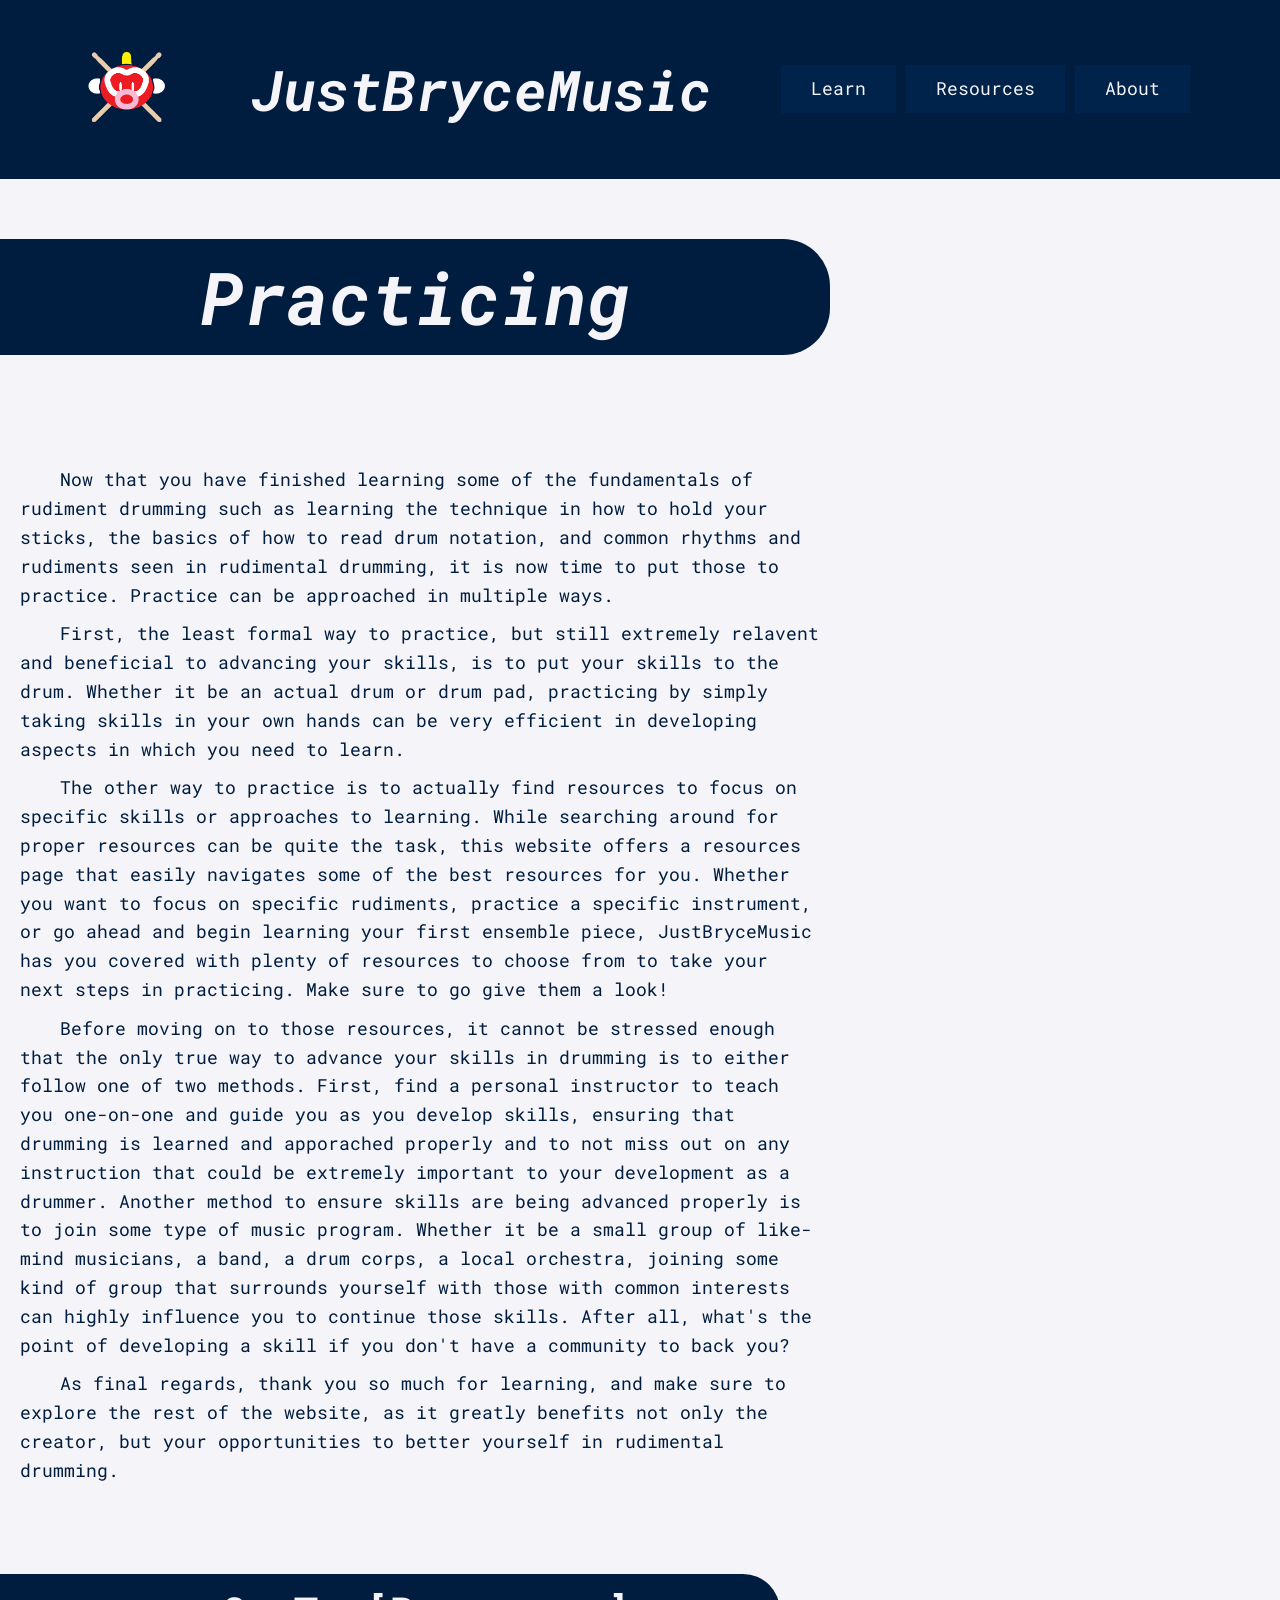
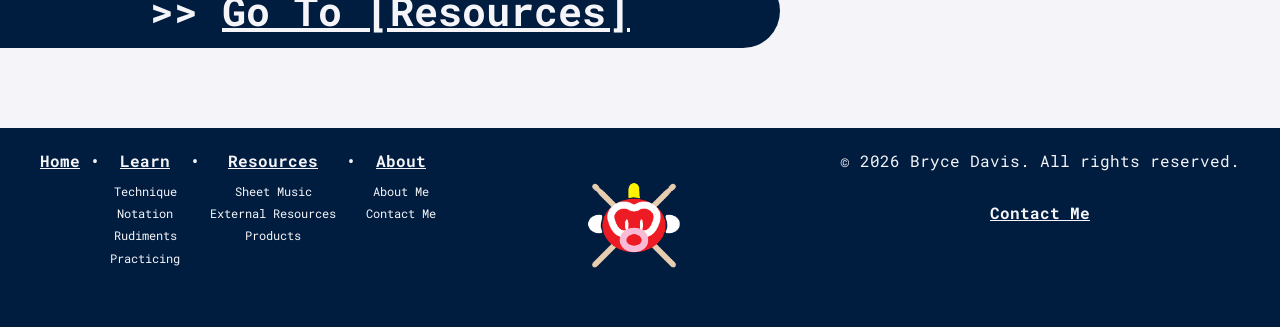
<file: practicing.html>
<!DOCTYPE html>
<html lang="en">
    <head>
        <title>JustBryceMusic Practicing</title>
        <meta name="description" content="Discover effective strategies for developing growth in 
            your personal skills by learning how to efficiently practice drumming skills of all difficulties.">
        <meta charset="UTF-8">
        <link rel="stylesheet" href="project.css">
    </head>
    <body>
        <!-- HEADER SECTION: Sets up the base header for the entire web page -->
        <header>
            <div class="wrapper header_content">
                <figure>
                    <img src="assets/logo.png" alt="JustBryceMusic logo">
                </figure>
                <h1 class="header_title">
                    <a href="index.html">JustBryceMusic</a>
                </h1>
                <nav>
                    <ul class="replica_button">
                        <li><a href="learn.html">Learn</a></li>
                        <li><a href="resources.html">Resources</a></li>
                        <li><a href="about.html">About</a></li>
                    </ul>
                </nav>
            </div>
        </header>
                <main>
            <div class="learn_info">
                <!-- PRACTICING TITLE: Displays the title of the page -->
                <section>
                    <h1 class="left_titlebox">Practicing</h1>
                </section>
                <!-- INFO SECTION: Discusses the teachings of practicing -->
                <section>
                    <p>
                        Now that you have finished learning some of the fundamentals of rudiment drumming such as
                        learning the technique in how to hold your sticks, the basics of how to read drum notation,
                        and common rhythms and rudiments seen in rudimental drumming, it is now time to put those to
                        practice. Practice can be approached in multiple ways.
                    </p>
                    <p>
                        First, the least formal way to practice, but still extremely relavent and beneficial to advancing
                        your skills, is to put your skills to the drum. Whether it be an actual drum or drum pad, practicing
                        by simply taking skills in your own hands can be very efficient in developing aspects in which you need
                        to learn. 
                    </p>
                    <p>
                        The other way to practice is to actually find resources to focus on specific skills or approaches to learning.
                        While searching around for proper resources can be quite the task, this website offers a resources page that 
                        easily navigates some of the best resources for you. Whether you want to focus on specific rudiments, practice
                        a specific instrument, or go ahead and begin learning your first ensemble piece, JustBryceMusic has you covered
                        with plenty of resources to choose from to take your next steps in practicing. Make sure to go give them a look!
                    </p>
                    <p>
                        Before moving on to those resources, it cannot be stressed enough that the only true way to advance your skills
                        in drumming is to either follow one of two methods. First, find a personal instructor to teach you one-on-one and
                        guide you as you develop skills, ensuring that drumming is learned and apporached properly and to not miss out on
                        any instruction that could be extremely important to your development as a drummer. Another method to ensure skills
                        are being advanced properly is to join some type of music program. Whether it be a small group of like-mind musicians,
                        a band, a drum corps, a local orchestra, joining some kind of group that surrounds yourself with those with common
                        interests can highly influence you to continue those skills. After all, what's the point of developing a skill if you
                        don't have a community to back you?
                    </p>
                    <p>
                        As final regards, thank you so much for learning, and make sure to explore the rest of the website, as it greatly benefits
                        not only the creator, but your opportunities to better yourself in rudimental drumming.
                    </p>
                </section>
                <!-- NEXT BUTTON: Provides a button to the next section covered on the learn page -->
                <section>
                    <h2 class="left_subtitlebox">
                        >>
                        <a href="resources.html" class="general_link"> Go To [Resources]</a>
                    </h2>
                </section>
            </div>
        </main>
        <!-- FOOTER SECTION: Sets up the base footer for the entire web page -->
        <footer>
            <div class="wrapper footer_content">
                <nav class="footer_nav">
                    <div>
                        <p><a href="index.html" class="general_link">Home</a></p>
                    </div>
                    <p>•</p>
                    <div>
                        <p><a href="learn.html" class="general_link">Learn</a></p>
                        <ul>
                            <li><a href="technique.html">Technique</a></li>
                            <li><a href="notation.html">Notation</a></li>
                            <li><a href="rudiments.html">Rudiments</a></li>
                            <li><a href="practicing.html">Practicing</a></li>
                        </ul>
                    </div>
                    <p>•</p>
                    <div>
                        <p><a href="resources.html" class="general_link">Resources</a></p>
                        <ul>
                            <li><a href="sheet-music.html">Sheet Music</a></li>
                            <li><a href="external-resources.html">External Resources</a></li>
                            <li><a href="products.html">Products</a></li>
                        </ul>
                    </div>
                    <p>•</p>
                    <div>
                        <p><a href="about.html" class="general_link">About</a></p>
                        <ul>
                            <li><a href="about-me.html">About Me</a></li>
                            <li><a href="contact-me.html">Contact Me</a></li>
                        </ul>
                    </div>
                </nav>
                <figure>
                    <img src="assets/logo.png" alt="JustBryceMusic logo">
                </figure>
                <div>
                    <p>&copy; 2026 Bryce Davis. All rights reserved.</p> <br>
                    <p><a href="contact-me.html" class="general_link">Contact Me</a></p>
                </div>
            </div>
        </footer>
    </body>
</html>
</file>
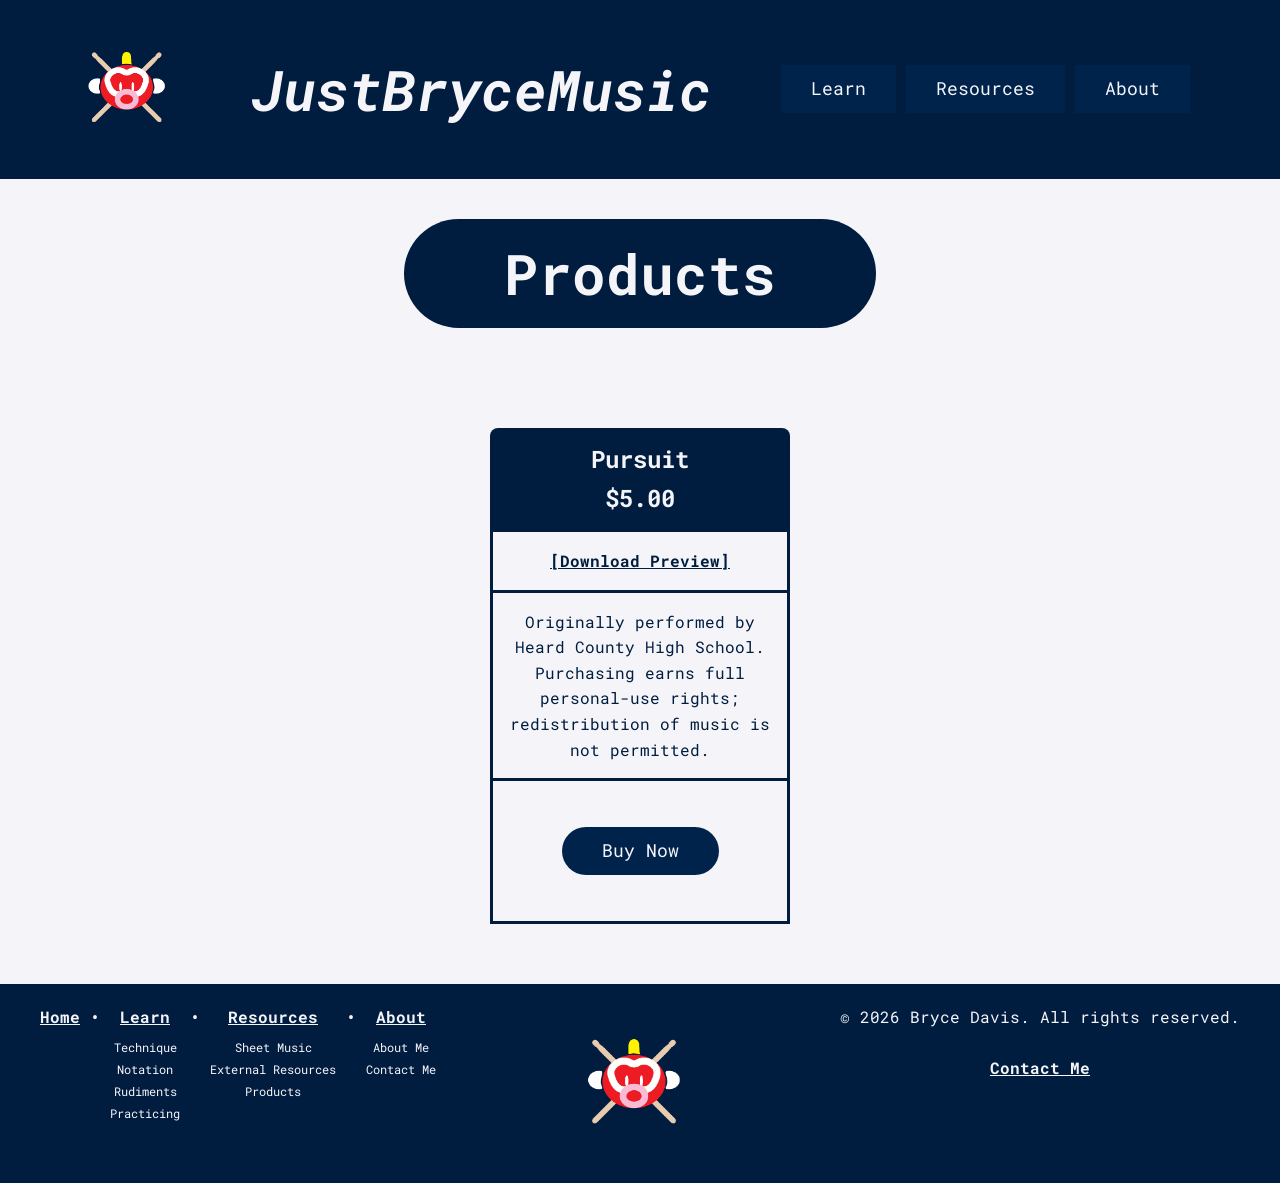
<file: products.html>
<!DOCTYPE html>
<html lang="en">
    <head>
        <title>JustBryceMusic Products</title>
        <meta name="description" content="If you're in need of new professional-grade music for your 
            next performance, take a look at our original, pre-performed pieces to blow your audience away!">
        <meta charset="UTF-8">
        <link rel="stylesheet" href="project.css">
    </head>
    <body>
        <!-- HEADER SECTION: Sets up the base header for the entire web page -->
        <header>
            <div class="wrapper header_content">
                <figure>
                    <img src="assets/logo.png" alt="JustBryceMusic logo">
                </figure>
                <h1 class="header_title">
                    <a href="index.html">JustBryceMusic</a>
                </h1>
                <nav>
                    <ul class="replica_button">
                        <li><a href="learn.html">Learn</a></li>
                        <li><a href="resources.html">Resources</a></li>
                        <li><a href="about.html">About</a></li>
                    </ul>
                </nav>
            </div>
        </header>
        <main>
            <h2 class="blue_textbox">Products</h2>
            <section class="resources_tabling_style">
                <!-- ECOMMERCE SECTION: Contains an embedded e-commerce through Square -->
                <table>
                    <caption>Pursuit<br>$5.00</caption>
                    <tr>
                        <td>
                            <a href="assets/PursuitPreview.zip" target="_blank" class="general_link" download>[Download Preview]</a>
                        </td>
                    </tr>
                    <tr>
                        <td>
                            Originally performed by Heard County High School.
                            Purchasing earns full personal-use rights; redistribution
                            of music is not permitted.
                        </td>
                    </tr>
                    <tr>
                        <!-- POP-UP & E-COMMERCE FEATURE: Pops up an alert message, then sends to Square E-Commerce -->
                        <td>
                            <a target="_blank" href="https://square.link/u/5jKMhRTv?src=embed" class="rounded_replica_button"
                               onclick="return confirm('This will send you to an external website. Are you sure you want to proceed?');">
                               Buy Now
                            </a>
                        </td>
                    </tr>
                </table>
            </section>
        </main>
        <!-- FOOTER SECTION: Sets up the base footer for the entire web page -->
        <footer>
            <div class="wrapper footer_content">
                <nav class="footer_nav">
                    <div>
                        <p><a href="index.html" class="general_link">Home</a></p>
                    </div>
                    <p>•</p>
                    <div>
                        <p><a href="learn.html" class="general_link">Learn</a></p>
                        <ul>
                            <li><a href="technique.html">Technique</a></li>
                            <li><a href="notation.html">Notation</a></li>
                            <li><a href="rudiments.html">Rudiments</a></li>
                            <li><a href="practicing.html">Practicing</a></li>
                        </ul>
                    </div>
                    <p>•</p>
                    <div>
                        <p><a href="resources.html" class="general_link">Resources</a></p>
                        <ul>
                            <li><a href="sheet-music.html">Sheet Music</a></li>
                            <li><a href="external-resources.html">External Resources</a></li>
                            <li><a href="products.html">Products</a></li>
                        </ul>
                    </div>
                    <p>•</p>
                    <div>
                        <p><a href="about.html" class="general_link">About</a></p>
                        <ul>
                            <li><a href="about-me.html">About Me</a></li>
                            <li><a href="contact-me.html">Contact Me</a></li>
                        </ul>
                    </div>
                </nav>
                <figure>
                    <img src="assets/logo.png" alt="JustBryceMusic logo">
                </figure>
                <div>
                    <p>&copy; 2026 Bryce Davis. All rights reserved.</p> <br>
                    <p><a href="contact-me.html" class="general_link">Contact Me</a></p>
                </div>
            </div>
        </footer>
    </body>
</html>
</file>
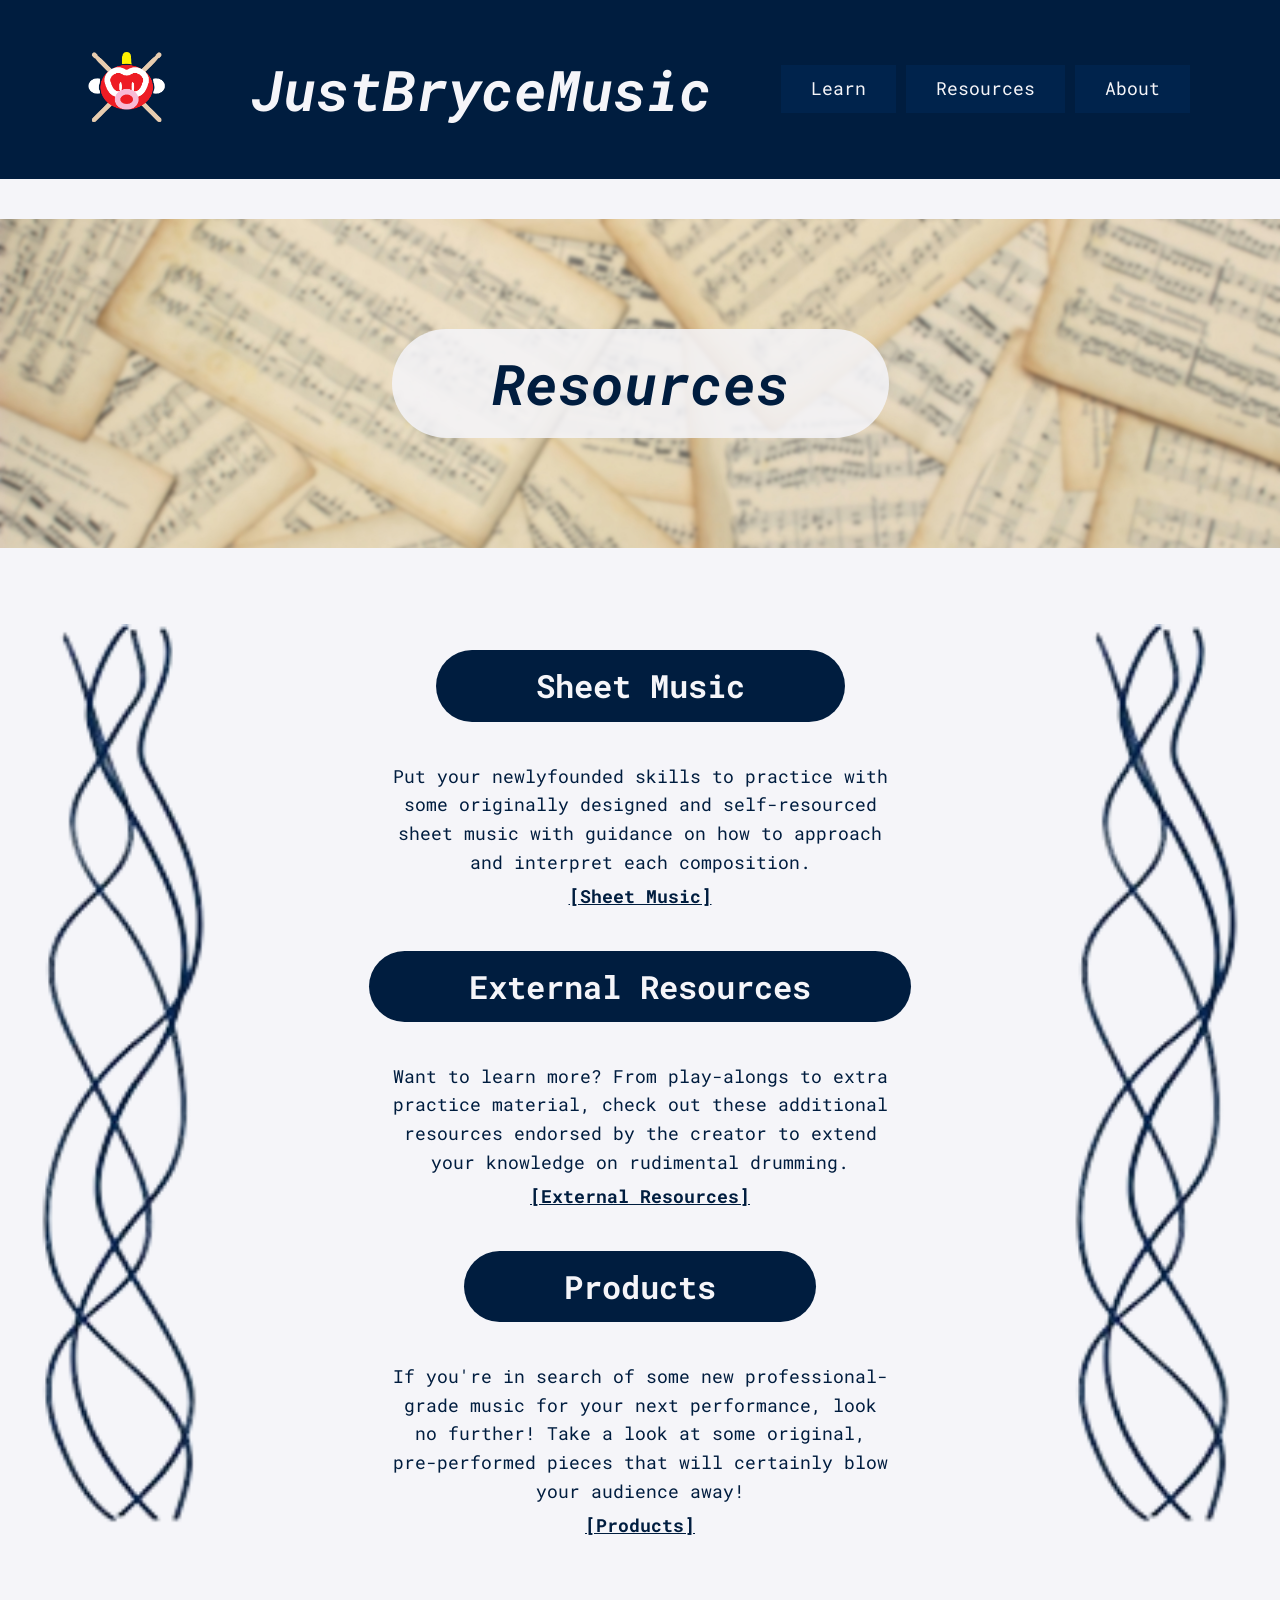
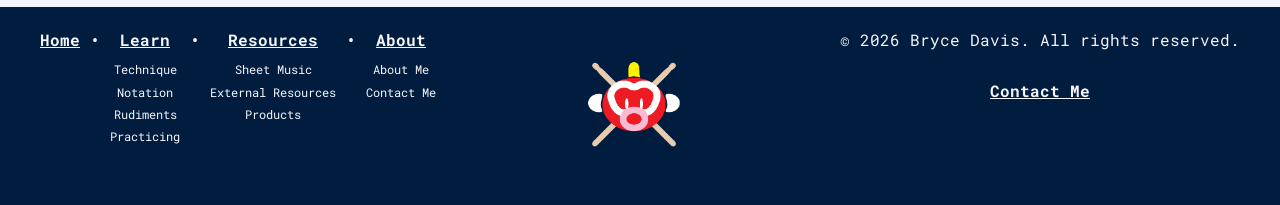
<file: resources.html>
<!DOCTYPE html>
<html lang="en">
    <head>
        <title>JustBryceMusic Resources</title>
        <meta name="description" content="Forget the endless searching for resources and take 
            advantage of our compiled and created resources to further your knowledge on rudimental drumming.">
        <meta charset="UTF-8">
        <link rel="stylesheet" href="project.css">
    </head>
    <body>
        <!-- HEADER SECTION: Sets up the base header for the entire web page -->
        <header>
            <div class="wrapper header_content">
                <figure>
                    <img src="assets/logo.png" alt="JustBryceMusic logo">
                </figure>
                <h1 class="header_title">
                    <a href="index.html">JustBryceMusic</a>
                </h1>
                <nav>
                    <ul class="replica_button">
                        <li><a href="learn.html">Learn</a></li>
                        <li><a href="resources.html">Resources</a></li>
                        <li><a href="about.html">About</a></li>
                    </ul>
                </nav>
            </div>
        </header>
        <main>
            <!-- HERO SECTION: Sets up a tagging hero for those finding more resources -->
            <section class="resources_hero">
                <h1 class="gray_textbox">Resources</h1>
            </section>
            <!-- SUBSECTIONS: Provides information and direct links to the subsections of the resources page -->
            <section class="resources_info">
                <figure>
                    <img src="assets/subtle_graphic.png" alt="left squiggly line graphic">
                </figure>
                <div>
                    <article>
                        <h2 class="blue_textbox">Sheet Music</h2>
                        <p>
                            Put your newlyfounded skills to practice with some originally designed 
                            and self-resourced sheet music with guidance on how to approach and 
                            interpret each composition.
                        </p>
                        <p><a href="sheet-music.html" class="general_link">[Sheet Music]</a></p>
                    </article>
                    <article>
                        <h2 class="blue_textbox">External Resources</h2>
                        <p>
                            Want to learn more? From play-alongs to extra practice material, 
                            check out these additional resources endorsed by the creator to 
                            extend your knowledge on rudimental drumming.
                        </p>
                        <p><a href="external-resources.html" class="general_link">[External Resources]</a></p>
                    </article>
                    <article>
                        <h2 class="blue_textbox">Products</h2>
                        <p>
                            If you're in search of some new professional-grade music for
                            your next performance, look no further! Take a look at some
                            original, pre-performed pieces that will certainly blow your
                            audience away!
                        </p>
                        <p><a href="products.html" class="general_link">[Products]</a></p>
                    </article>
                </div>
                <figure>
                    <img src="assets/subtle_graphic.png" alt="right squiggly line graphic">
                </figure>
            </section>
        </main>
        <!-- FOOTER SECTION: Sets up the base footer for the entire web page -->
        <footer>
            <div class="wrapper footer_content">
                <nav class="footer_nav">
                    <div>
                        <p><a href="index.html" class="general_link">Home</a></p>
                    </div>
                    <p>•</p>
                    <div>
                        <p><a href="learn.html" class="general_link">Learn</a></p>
                        <ul>
                            <li><a href="technique.html">Technique</a></li>
                            <li><a href="notation.html">Notation</a></li>
                            <li><a href="rudiments.html">Rudiments</a></li>
                            <li><a href="practicing.html">Practicing</a></li>
                        </ul>
                    </div>
                    <p>•</p>
                    <div>
                        <p><a href="resources.html" class="general_link">Resources</a></p>
                        <ul>
                            <li><a href="sheet-music.html">Sheet Music</a></li>
                            <li><a href="external-resources.html">External Resources</a></li>
                            <li><a href="products.html">Products</a></li>
                        </ul>
                    </div>
                    <p>•</p>
                    <div>
                        <p><a href="about.html" class="general_link">About</a></p>
                        <ul>
                            <li><a href="about-me.html">About Me</a></li>
                            <li><a href="contact-me.html">Contact Me</a></li>
                        </ul>
                    </div>
                </nav>
                <figure>
                    <img src="assets/logo.png" alt="JustBryceMusic logo">
                </figure>
                <div>
                    <p>&copy; 2026 Bryce Davis. All rights reserved.</p> <br>
                    <p><a href="contact-me.html" class="general_link">Contact Me</a></p>
                </div>
            </div>
        </footer>
    </body>
</html>
</file>
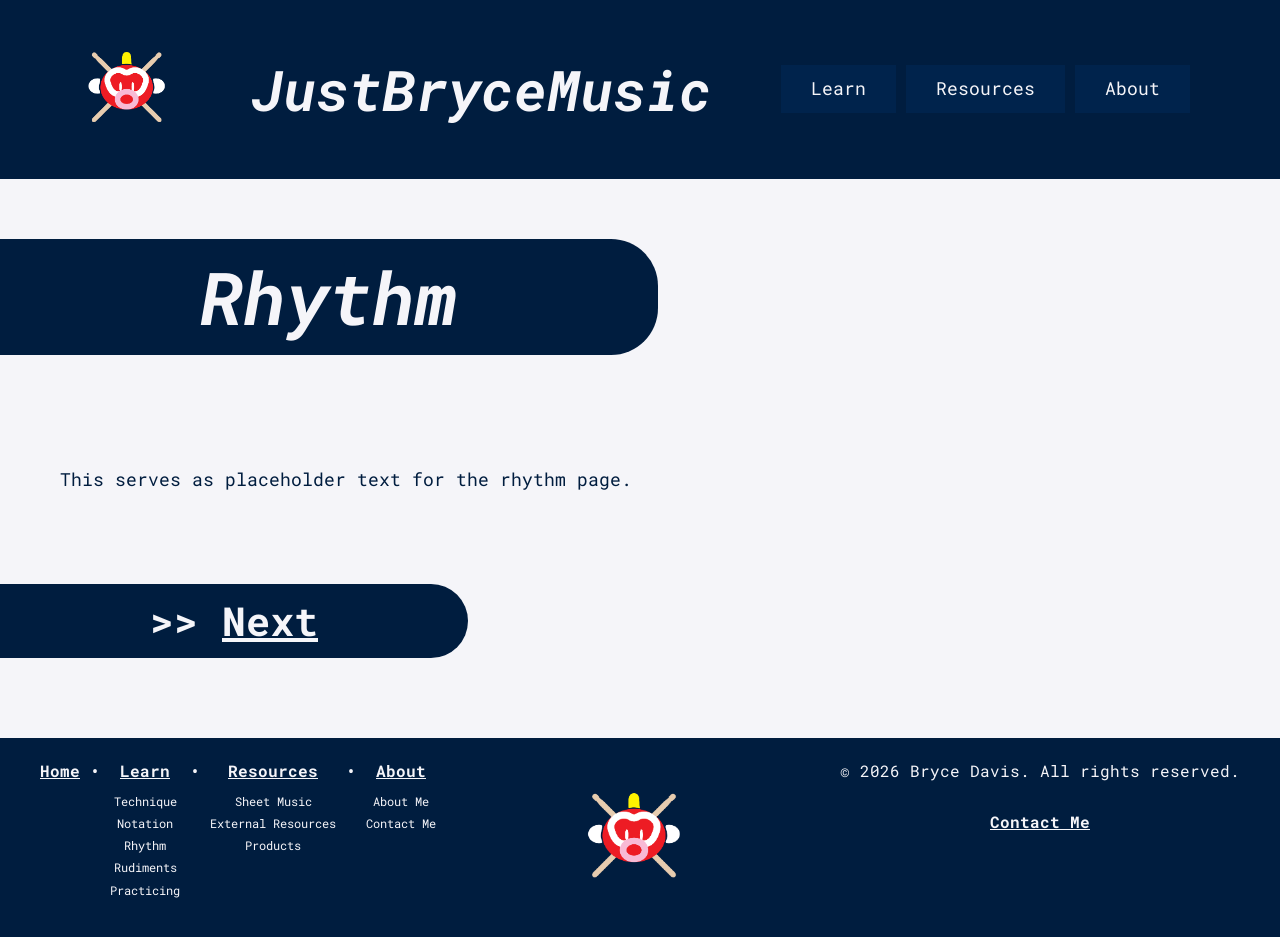
<file: rhythm.html>
<!DOCTYPE html>
<html lang="en">
    <head>
        <title>JustBryceMusic Rhythm</title>
        <meta name="description" content="Learn the basic and advanced methods of rhythm and challenge 
            yourself to develop high-end strengths for ease of progression into advanced rhythmic drumming.">
        <meta charset="UTF-8">
        <link rel="stylesheet" href="project.css">
    </head>
    <body>
        <!-- HEADER SECTION: Sets up the base header for the entire web page -->
        <header>
            <div class="wrapper header_content">
                <figure>
                    <img src="assets/logo.png" alt="JustBryceMusic logo">
                </figure>
                <h1 class="header_title">
                    <a href="index.html">JustBryceMusic</a>
                </h1>
                <nav>
                    <ul class="replica_button">
                        <li><a href="learn.html">Learn</a></li>
                        <li><a href="resources.html">Resources</a></li>
                        <li><a href="about.html">About</a></li>
                    </ul>
                </nav>
            </div>
        </header>
                <main>
            <div class="learn_info">
                <!-- RHYTHM TITLE: Displays the title of the page -->
                <section>
                    <h1 class="left_titlebox">Rhythm</h1>
                </section>
                <!-- INFO SECTION: Discusses the teachings of rhythm -->
                <section>
                    <p>
                        This serves as placeholder text for the rhythm page.
                    </p>
                </section>
                <!-- NEXT BUTTON: Provides a button to the next section covered on the learn page -->
                <section>
                    <h2 class="left_subtitlebox">
                        >>
                        <a href="rudiments.html" class="general_link"> Next</a>
                    </h2>
                </section>
            </div>
        </main>
        <!-- FOOTER SECTION: Sets up the base footer for the entire web page -->
        <footer>
            <div class="wrapper footer_content">
                <nav class="footer_nav">
                    <div>
                        <p><a href="index.html" class="general_link">Home</a></p>
                    </div>
                    <p>•</p>
                    <div>
                        <p><a href="learn.html" class="general_link">Learn</a></p>
                        <ul>
                            <li><a href="technique.html">Technique</a></li>
                            <li><a href="notation.html">Notation</a></li>
                            <li><a href="rhythm.html">Rhythm</a></li>
                            <li><a href="rudiments.html">Rudiments</a></li>
                            <li><a href="practicing.html">Practicing</a></li>
                        </ul>
                    </div>
                    <p>•</p>
                    <div>
                        <p><a href="resources.html" class="general_link">Resources</a></p>
                        <ul>
                            <li><a href="sheet-music.html">Sheet Music</a></li>
                            <li><a href="external-resources.html">External Resources</a></li>
                            <li><a href="products.html">Products</a></li>
                        </ul>
                    </div>
                    <p>•</p>
                    <div>
                        <p><a href="about.html" class="general_link">About</a></p>
                        <ul>
                            <li><a href="about-me.html">About Me</a></li>
                            <li><a href="contact-me.html">Contact Me</a></li>
                        </ul>
                    </div>
                </nav>
                <figure>
                    <img src="assets/logo.png" alt="JustBryceMusic logo">
                </figure>
                <div>
                    <p>&copy; 2026 Bryce Davis. All rights reserved.</p> <br>
                    <p><a href="contact-me.html" class="general_link">Contact Me</a></p>
                </div>
            </div>
        </footer>
    </body>
</html>
</file>
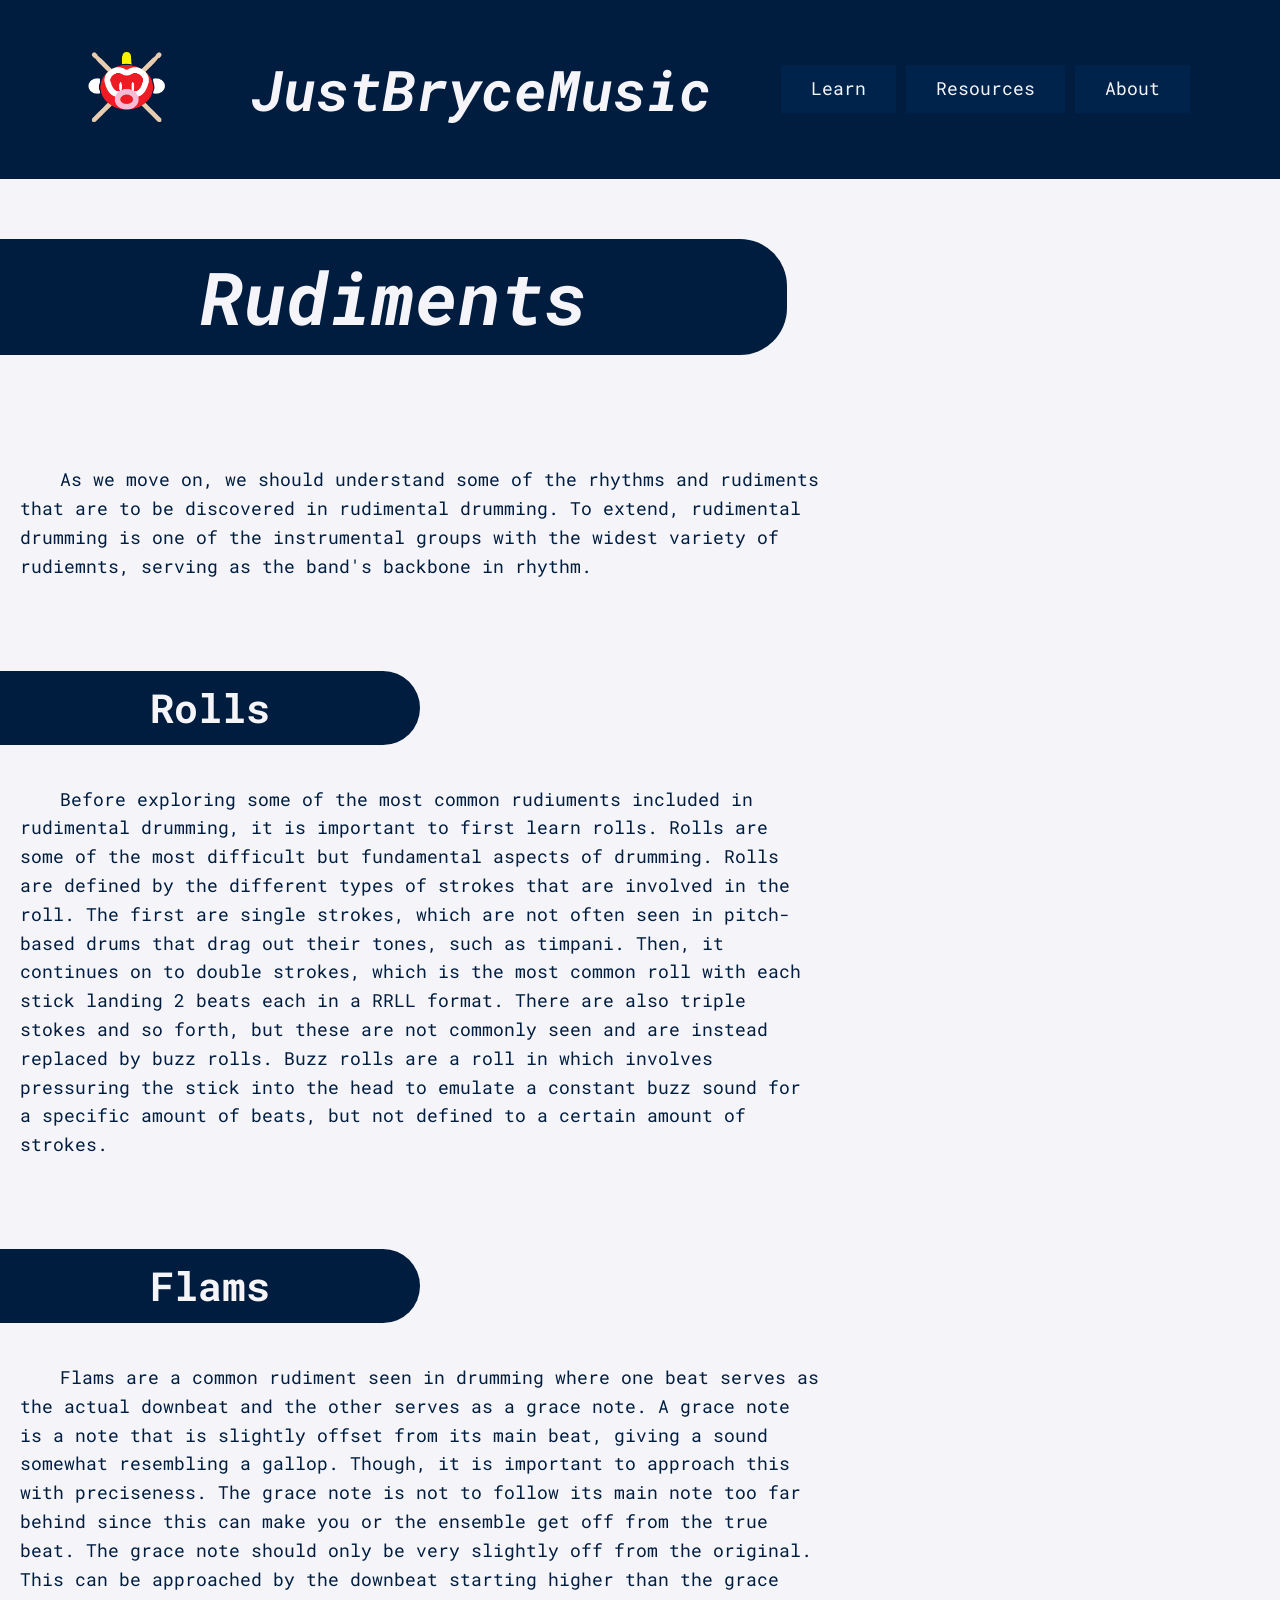
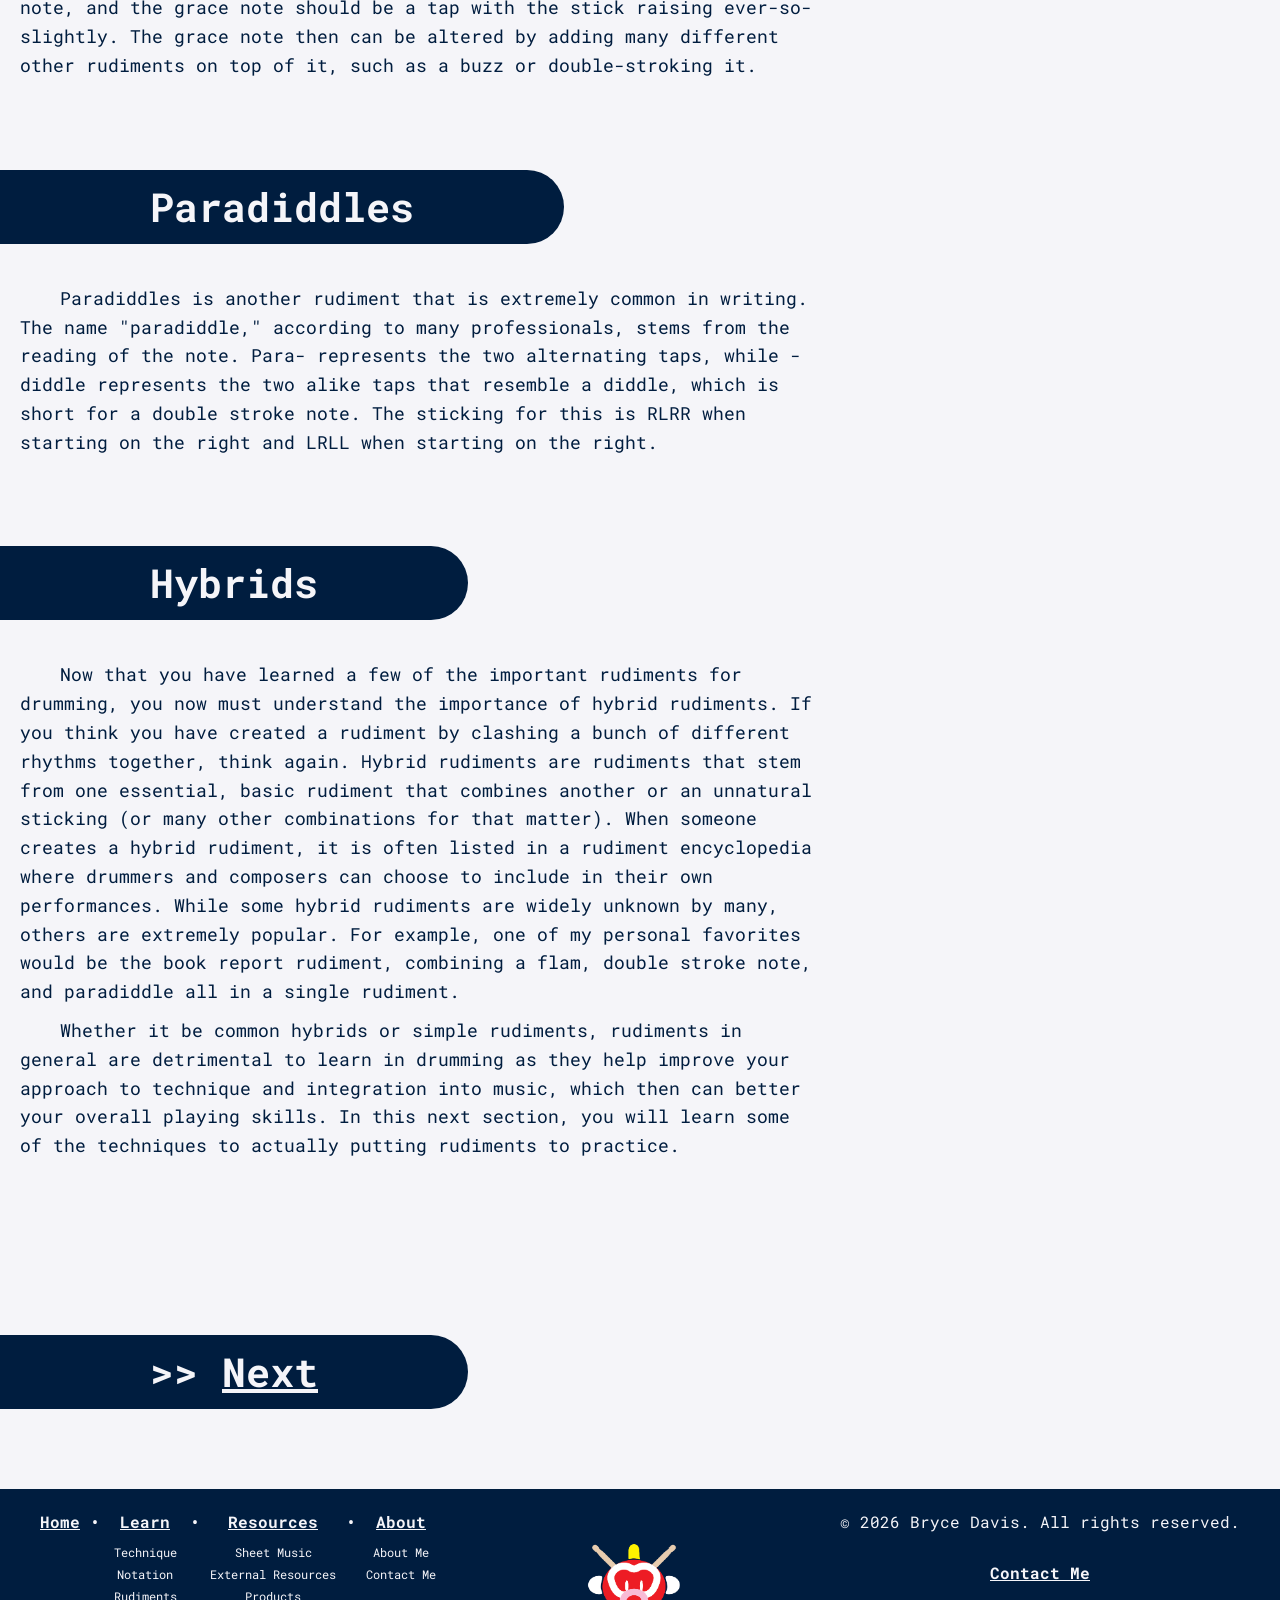
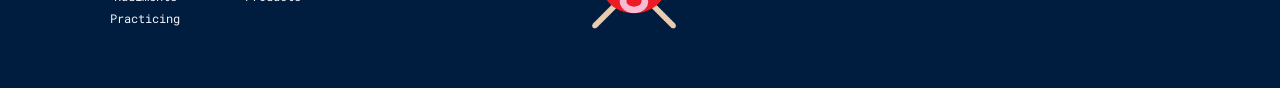
<file: rudiments.html>
<!DOCTYPE html>
<html lang="en">
    <head>
        <title>JustBryceMusic Rudiments</title>
        <meta name="description" content="Explore and challenge yourself with fundamental patterns to 
            build your drumming skills for learning and perfecting the necessary rudiments required in drumming.">
        <meta charset="UTF-8">
        <link rel="stylesheet" href="project.css">
    </head>
    <body>
        <!-- HEADER SECTION: Sets up the base header for the entire web page -->
        <header>
            <div class="wrapper header_content">
                <figure>
                    <img src="assets/logo.png" alt="JustBryceMusic logo">
                </figure>
                <h1 class="header_title">
                    <a href="index.html">JustBryceMusic</a>
                </h1>
                <nav>
                    <ul class="replica_button">
                        <li><a href="learn.html">Learn</a></li>
                        <li><a href="resources.html">Resources</a></li>
                        <li><a href="about.html">About</a></li>
                    </ul>
                </nav>
            </div>
        </header>
                <main>
            <div class="learn_info">
                <!-- RUDIMENTS TITLE: Displays the title of the page -->
                <section>
                    <h1 class="left_titlebox">Rudiments</h1>
                </section>
                <!-- INFO SECTION: Discusses the teachings of rudiments -->
                <section>
                    <p>
                        As we move on, we should understand some of the rhythms and rudiments that are to be discovered
                        in rudimental drumming. To extend, rudimental drumming is one of the instrumental groups with the
                        widest variety of rudiemnts, serving as the band's backbone in rhythm.
                    </p>
                </section>
                <section>
                    <h2 class="left_subtitlebox">Rolls</h2>
                    <p>
                        Before exploring some of the most common rudiuments included in rudimental drumming, it is important
                        to first learn rolls. Rolls are some of the most difficult but fundamental aspects of drumming. Rolls
                        are defined by the different types of strokes that are involved in the roll. The first are single strokes,
                        which are not often seen in pitch-based drums that drag out their tones, such as timpani. Then, it continues
                        on to double strokes, which is the most common roll with each stick landing 2 beats each in a RRLL format.
                        There are also triple stokes and so forth, but these are not commonly seen and are instead replaced by buzz
                        rolls. Buzz rolls are a roll in which involves pressuring the stick into the head to emulate a constant buzz
                        sound for a specific amount of beats, but not defined to a certain amount of strokes.
                    </p>
                </section>
                <section>
                    <h2 class="left_subtitlebox">Flams</h2>
                    <p>
                        Flams are a common rudiment seen in drumming where one beat serves as the actual downbeat and the other serves
                        as a grace note. A grace note is a note that is slightly offset from its main beat, giving a sound somewhat
                        resembling a gallop. Though, it is important to approach this with preciseness. The grace note is not to follow
                        its main note too far behind since this can make you or the ensemble get off from the true beat. The grace note
                        should only be very slightly off from the original. This can be approached by the downbeat starting higher than
                        the grace note, and the grace note should be a tap with the stick raising ever-so-slightly. The grace note then
                        can be altered by adding many different other rudiments on top of it, such as a buzz or double-stroking it.
                    </p>
                </section>
                <section>
                    <h2 class="left_subtitlebox">Paradiddles</h2>
                    <p>
                        Paradiddles is another rudiment that is extremely common in writing. The name "paradiddle," according to many professionals,
                        stems from the reading of the note. Para- represents the two alternating taps, while -diddle represents the two alike taps
                        that resemble a diddle, which is short for a double stroke note. The sticking for this is RLRR when starting on the right and
                        LRLL when starting on the right.
                    </p>
                </section>
                <section>
                    <h2 class="left_subtitlebox">Hybrids</h2>
                    <p>
                        Now that you have learned a few of the important rudiments for drumming, you now must understand the importance
                        of hybrid rudiments. If you think you have created a rudiment by clashing a bunch of different rhythms together,
                        think again. Hybrid rudiments are rudiments that stem from one essential, basic rudiment that combines another or
                        an unnatural sticking (or many other combinations for that matter). When someone creates a hybrid rudiment, it is
                        often listed in a rudiment encyclopedia where drummers and composers can choose to include in their own performances.
                        While some hybrid rudiments are widely unknown by many, others are extremely popular. For example, one of my personal
                        favorites would be the book report rudiment, combining a flam, double stroke note, and paradiddle all in a single rudiment.
                    </p>
                    <p>
                        Whether it be common hybrids or simple rudiments, rudiments in general are detrimental to learn in drumming as they
                        help improve your approach to technique and integration into music, which then can better your overall playing skills.
                        In this next section, you will learn some of the techniques to actually putting rudiments to practice.
                    </p>
                </section>
                <section>
                    <h2></h2>
                </section>
                <!-- NEXT BUTTON: Provides a button to the next section covered on the learn page -->
                <section>
                    <h2 class="left_subtitlebox">
                        >>
                        <a href="practicing.html" class="general_link"> Next</a>
                    </h2>
                </section>
            </div>
        </main>
        <!-- FOOTER SECTION: Sets up the base footer for the entire web page -->
        <footer>
            <div class="wrapper footer_content">
                <nav class="footer_nav">
                    <div>
                        <p><a href="index.html" class="general_link">Home</a></p>
                    </div>
                    <p>•</p>
                    <div>
                        <p><a href="learn.html" class="general_link">Learn</a></p>
                        <ul>
                            <li><a href="technique.html">Technique</a></li>
                            <li><a href="notation.html">Notation</a></li>
                            <li><a href="rudiments.html">Rudiments</a></li>
                            <li><a href="practicing.html">Practicing</a></li>
                        </ul>
                    </div>
                    <p>•</p>
                    <div>
                        <p><a href="resources.html" class="general_link">Resources</a></p>
                        <ul>
                            <li><a href="sheet-music.html">Sheet Music</a></li>
                            <li><a href="external-resources.html">External Resources</a></li>
                            <li><a href="products.html">Products</a></li>
                        </ul>
                    </div>
                    <p>•</p>
                    <div>
                        <p><a href="about.html" class="general_link">About</a></p>
                        <ul>
                            <li><a href="about-me.html">About Me</a></li>
                            <li><a href="contact-me.html">Contact Me</a></li>
                        </ul>
                    </div>
                </nav>
                <figure>
                    <img src="assets/logo.png" alt="JustBryceMusic logo">
                </figure>
                <div>
                    <p>&copy; 2026 Bryce Davis. All rights reserved.</p> <br>
                    <p><a href="contact-me.html" class="general_link">Contact Me</a></p>
                </div>
            </div>
        </footer>
    </body>
</html>
</file>
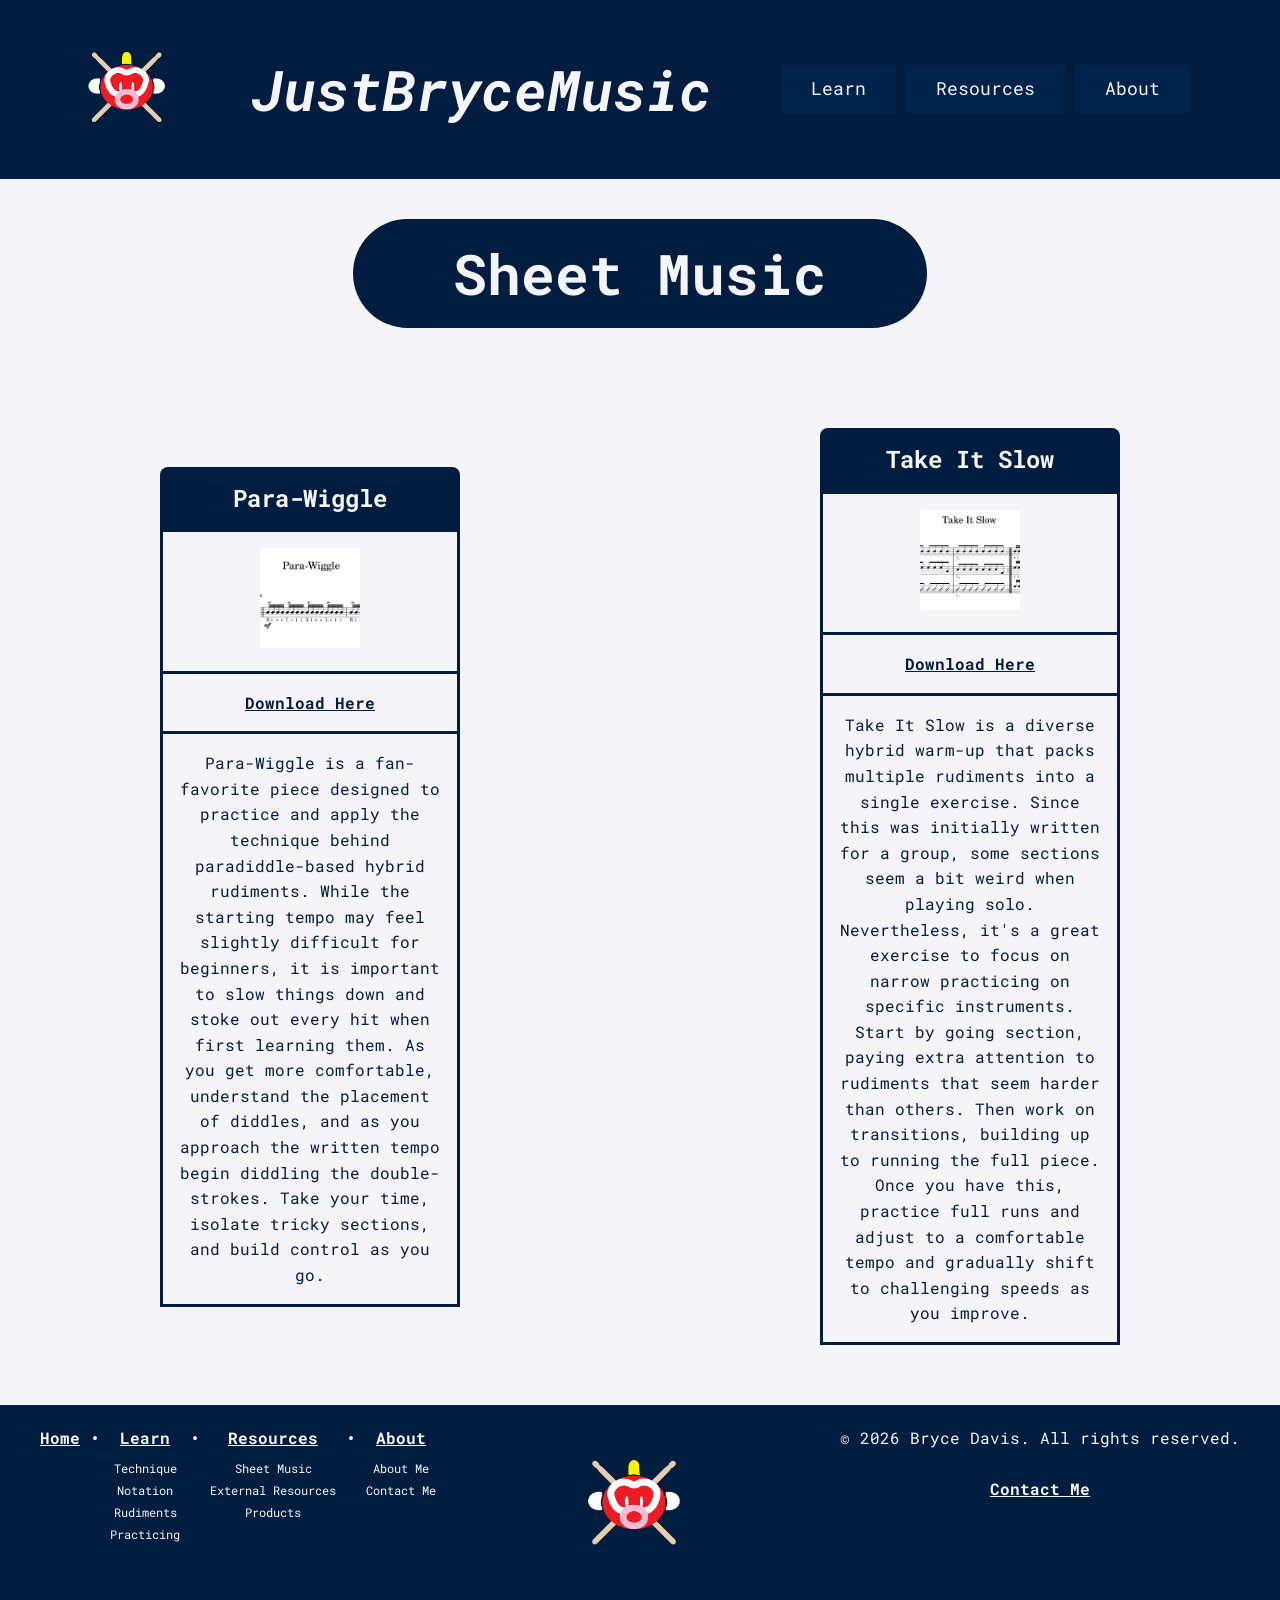
<file: sheet-music.html>
<!DOCTYPE html>
<html lang="en">
    <head>
        <title>JustBryceMusic Sheet Music</title>
        <meta name="description" content="Practice your newlyfounded skills with originally designed 
            and self-resourced sheet music with guidance on how to approach and interpret each composition.">
        <meta charset="UTF-8">
        <link rel="stylesheet" href="project.css">
    </head>
    <body>
        <!-- HEADER SECTION: Sets up the base header for the entire web page -->
        <header>
            <div class="wrapper header_content">
                <figure>
                    <img src="assets/logo.png" alt="JustBryceMusic logo">
                </figure>
                <h1 class="header_title">
                    <a href="index.html">JustBryceMusic</a>
                </h1>
                <nav>
                    <ul class="replica_button">
                        <li><a href="learn.html">Learn</a></li>
                        <li><a href="resources.html">Resources</a></li>
                        <li><a href="about.html">About</a></li>
                    </ul>
                </nav>
            </div>
        </header>
        <main>
            <h2 class="blue_textbox">Sheet Music</h2>
            <section class="resources_tabling_style">
                <!-- TABLE SECTION: Includes multiple tables for flexibility and easy organization -->
                <table>
                    <caption>Para-Wiggle</caption>
                    <tr>
                        <td>
                            <img src="assets/para-wiggle_thumb.png" alt="para wiggle thumbnail">
                        </td>
                    </tr>
                    <tr>
                        <td>
                            <a href="assets/para-wiggle.pdf" target="_blank" class="general_link" download>Download Here</a>
                        </td>
                    </tr>
                    <tr>
                        <td>
                            Para-Wiggle is a fan-favorite piece designed to practice and apply
                            the technique behind paradiddle-based hybrid rudiments. While the
                            starting tempo may feel slightly difficult for beginners, it is
                            important to slow things down and stoke out every hit when first
                            learning them. As you get more comfortable, understand the placement
                            of diddles, and as you approach the written tempo begin diddling the
                            double-strokes. Take your time, isolate tricky sections, and build
                            control as you go.
                        </td>
                    </tr>
                </table>
                <table>
                    <caption>Take It Slow</caption>
                    <tr>
                        <td>
                            <img src="assets/take_it_slow_thumb.png" alt="take it slow thumbnail">
                        </td>
                    </tr>
                    <tr>
                        <td>
                            <a href="assets/take_it_slow.pdf" target="_blank" class="general_link" download>Download Here</a>
                        </td>
                    </tr>
                    <tr>
                        <td>
                            Take It Slow is a diverse hybrid warm-up that packs multiple rudiments
                            into a single exercise. Since this was initially written for a group,
                            some sections seem a bit weird when playing solo. Nevertheless, it's a
                            great exercise to focus on narrow practicing on specific instruments.
                            Start by going section, paying extra attention to rudiments that seem
                            harder than others. Then work on transitions, building up to running
                            the full piece. Once you have this, practice full runs and adjust to
                            a comfortable tempo and gradually shift to challenging speeds as you
                            improve.
                        </td>
                    </tr>
                </table>
            </section>
        </main>
        <!-- FOOTER SECTION: Sets up the base footer for the entire web page -->
        <footer>
            <div class="wrapper footer_content">
                <nav class="footer_nav">
                    <div>
                        <p><a href="index.html" class="general_link">Home</a></p>
                    </div>
                    <p>•</p>
                    <div>
                        <p><a href="learn.html" class="general_link">Learn</a></p>
                        <ul>
                            <li><a href="technique.html">Technique</a></li>
                            <li><a href="notation.html">Notation</a></li>
                            <li><a href="rudiments.html">Rudiments</a></li>
                            <li><a href="practicing.html">Practicing</a></li>
                        </ul>
                    </div>
                    <p>•</p>
                    <div>
                        <p><a href="resources.html" class="general_link">Resources</a></p>
                        <ul>
                            <li><a href="sheet-music.html">Sheet Music</a></li>
                            <li><a href="external-resources.html">External Resources</a></li>
                            <li><a href="products.html">Products</a></li>
                        </ul>
                    </div>
                    <p>•</p>
                    <div>
                        <p><a href="about.html" class="general_link">About</a></p>
                        <ul>
                            <li><a href="about-me.html">About Me</a></li>
                            <li><a href="contact-me.html">Contact Me</a></li>
                        </ul>
                    </div>
                </nav>
                <figure>
                    <img src="assets/logo.png" alt="JustBryceMusic logo">
                </figure>
                <div>
                    <p>&copy; 2026 Bryce Davis. All rights reserved.</p> <br>
                    <p><a href="contact-me.html" class="general_link">Contact Me</a></p>
                </div>
            </div>
        </footer>
    </body>
</html>
</file>
<file: project.css>
/* BODY STYLING: Sets up the base elements such as primary font,
   primary background, and universal spacing. */
@import url('https://fonts.googleapis.com/css2?family=Roboto+Mono:wght@300;400;500;700&display=swap');
body {
    margin: 0;
    font-family: 'Roboto Mono', monospace; 
    background-color: #f5f5f9;
    color: #001d3f;
    line-height: 1.6;
}
/* HEADER STYLING: Creates header-specific design for site-wide use and
   easibility of creating the exactness of the header section. */
header {
    width: 100%;
    top: 0;
    left: 0;
    background-color: #001d3f;
    color: #f5f5f9;
    padding: 20px 0;
}
header img {
    width: 100px;
    height: 100px;
    object-fit: cover;
}
header ul {
    list-style: none;
    display: flex;
    gap: 10px;
    margin-right: 50px;
}
/* MAIN STYLING: Styles all elements contained in the main, laying out
   the universal sectioning that will be used universally. */
main section {
    margin: 0 auto;
    display: flex;
    align-items: center;
    justify-content: space-between;
    gap: 40px;
    padding: 60px 0;
    width: 100%;
}
main h1 {
    color:#001d3f;
    font-style: italic;
    font-size: 73px;
}
main h2 {
    font-size: 56px;
    color: #f5f5f9;
    margin-top: 5px;
    margin-bottom: 0px;
    text-align: center;
}
main h3 {
    text-align: center;
    font-size: 56px;
    font-weight: normal;
    margin: 20px;
}
main section h4 {
    font-size: 18px;
    color: #f5f5f9;
    margin-top: 2px;
    margin-bottom: 15px;
    font-style: italic;
    font-weight: normal;
    text-align: center;
}
main section p {
    font-size: 23px;
    color: #f5f5f9;
    line-height: 1.6;
    margin: 0 auto;
    margin-top: 50px;
    text-align: center;
    padding-left: 20px;
    padding-right: 20px;
}
section figure img {
    width: 300px;
    height: 300px;
    object-fit: cover;
    border-radius: 4px;
    margin: 0 auto;
}
video {
    padding-left: 20px;
}
/* TABLE STYLING: Sets the base design for all tables throughout the website
   while keeping acessibility and ideal layout in mind. */
table {
    border-collapse: collapse;
    border: 3px solid #001d3f;
    border-radius: 8px;
    background-color: #f5f5f9;
    text-align: center;
    margin: 20px auto;
}
caption {
    font-weight: bold;
    padding: 12px;
    background-color: #001d3f;
    color: #f5f5f9;
    border-radius: 8px 8px 0 0;
    font-size: 24px;
}
td {
    padding: 16px;
    border-top: 3px solid #001d3f;
    font-size: 16px;
}
td a {
    color: #001d3f;
}
td img {
    max-width: 100px;
    height: auto;
    background-color:#001d3f;
}
/* FORM STYLING: Sets the base design for all forms through the website
   while keeping acessibility and ideal layout in mind. */
form {
    max-width: 800px;
    margin: 0 auto;
    padding: 10px 0;
}
form div:nth-of-type(1),
form div:nth-of-type(2) {
    display: inline-block;
    width: 49%;
    vertical-align: top;
}
form div:nth-of-type(3) {
    width: 100%;
    display: block;
}
input, textarea {
    color: #001d3f;
    background-color: #f5f5f9;
    width: 100%;
    padding: 10px;
    border: 2px solid #001d3f;
    font-family: 'Roboto Mono', monospace;
    border-radius: 4px;
    box-sizing: border-box;
}
/* FOOTER STYLING: Designs the site-wide style of the footer, allowing
   extremely easy pasting of the footer across all pages. */
footer {
    background-color: #001d3f;
    color: #f5f5f9;
    padding: 20px 0;
}
footer p {
    text-align: center;
    margin: 0;
    padding: 0;
}
footer img {
    width: 120px;
    height: 120px;
    object-fit: cover;
}
footer ul {
    list-style: none;
    padding: 0;
    margin: 0;
}
footer li {
    margin: 3px 0;
    font-size: 12px;
    text-align: center;
}
footer nav p {
    margin: 0 0 8px 0;
    font-weight: bold;
}
footer a {
    color: #f5f5f9;
    text-decoration: none;
}
footer a:hover {
    text-decoration: underline;
    font-weight: 500;
}
/* ALL CLASSES: For easy access of site-wide usable classes with
   strategic placement for easily exploring all classes to copy on
   elements site-wide. */
.wrapper {
    width: 1200px;
    margin: 0 auto;
}
/* HEADER CLASSES: Meant for easy placing of styles within specific elements
   of the header to be used in all other pages on the site. */
.header_content {
    display: flex;
    align-items: center;
    justify-content: space-between;
}
.header_title a {
    color: #f5f5f9;
    text-decoration: none;
    font-size: 56px;
    font-weight: bold;
    font-style: italic;
}
/* FOOTER CLASSES: Meant for easy placing of styles within specific elements
   of the footer to be used in all other pages on the site. */
.footer_content {
    display: flex;
    justify-content: space-between;
    align-items: flex-start;
}
.footer_nav {
    display: flex;
    gap: 10px;
}
/* SECTION CLASSES: Used for unique styling of direction-based sections to
   properly align and design each section. */
.right_section_content {
    background-color: #001d3f;
    border-top-left-radius: 67px;
    border-bottom-left-radius: 67px;
    width: 90%;
}
.left_section_content {
    background-color: #001d3f;
    border-top-right-radius: 67px;
    border-bottom-right-radius: 67px;
    width: 90%;
}
.center_section_content {
    background-color: #001d3f;
    padding: 40px 20px;
    text-align: center;
}
/* BUTTON CLASSES: Used to create replica buttons, allowing full control
   within the style of the more modern-type buttons. */
.replica_button a {
    background-color:#00234c;
    color:#f5f5f9;
    text-decoration: none;
    font-size: 1.1em;
    padding: 10px 30px;
    display: inline-block;
    transition: background-color 0.2s ease;
}
.replica_button a:hover {
    background-color:#003066;
    font-weight: 500;
}
.rounded_replica_button {
    background-color:#00234c;
    color:#f5f5f9;
    text-decoration: none;
    font-size: 1.1em;
    padding: 10px 40px;
    display: inline-block;
    transition: background-color 0.2s ease;
    border-radius: 67px;
    margin: 30px auto;
}
.rounded_replica_button:hover {
    background-color:#003066;
    font-weight: 500;
}
input.replica_submit {
    display: block;
    margin: 10px auto 0 auto;
    border: none;
    background-color:#00234c;
    color:#f5f5f9;
    text-decoration: none;
    font-size: 1.1em;
    padding: 10px 30px;
    display: inline-block;
    transition: background-color 0.2s ease;
}
input.replica_submit:hover {
    background-color:#003066;
    font-weight: 500;
}
/* TEXT BOX CLASSES: Used to create unique styles for different textboxes throughout
   the website */
.gray_textbox {
    background-color: rgba(245,245,249,0.85);
    color:#001d3f;
    font-style: italic;
    font-size: 56px;
    padding: 10px 100px;
    display: inline-block;
    border-radius: 67px;
    margin: 30px auto;
}
.blue_textbox {
    background-color: #001d3f;
    color: #f5f5f9;
    padding: 10px 100px;
    display: block;
    border-radius: 67px;
    width: max-content;
    margin: 40px auto;
    text-align: center;
}
.left_titlebox {
    background-color: #001d3f;
    color: #f5f5f9;
    padding: 0 200px;
    border-top-right-radius: 47px;
    border-bottom-right-radius: 47px;
    width: fit-content;
    margin: 20px 0;
    text-align: center;
}
.left_subtitlebox {
    background-color: #001d3f;
    color: #f5f5f9;
    font-size: 40px;
    padding: 5px 150px;
    border-top-right-radius: 67px;
    border-bottom-right-radius: 67px;
    width: fit-content;
    margin-top: 0;
    margin-bottom: 40px;
    text-align: center;
}
.textbox_square {
    background-color: #001d3f;
    width: 600px;
    height: 200px;
    margin: 0 auto;
    padding: 40px 20px;
    text-align: center;
    display: flex;
    align-items: center;
    justify-content: center;
}
.box_crop_image {
    width: 100px;
    height: 100px;
    object-fit: cover;
    object-position: top;
}
/* LEARN CLASSES: Used for unique styling in the learn page and subpages */
.learn_info section {
    display: block;
    text-align: left;
    padding: 40px 0;
}
.learn_info p {
    color: #001d3f;
    font-size: 18px;
    max-width: 800px;
    margin: 10px 0;
    line-height: 1.6;
    text-align: left;
    text-indent: 40px;
}
.learn_info p a {
    color: #001d3f;
}
.learn_info h2 a {
    color: #f5f5f9;
}
/* RESOURCE CLASSES: Used for unique stlying in the resources page and subpages */
.resources_hero {
    background-image: url("assets/sheet_music_hero.jpg");
    background-size: cover;
    background-position: center;
    padding: 80px 0;
    margin-top: 40px;
    text-align: center;
}
.resources_info {
    display: flex;
    justify-content: space-between;
    align-items: center;
    flex-wrap: wrap;
}
.resources_info div {
    background-color: #f5f5f9;
    color: #001d3f;
    max-width: 600px;
    width: 100%;
    text-align: center;
}
.resources_info h2 {
    font-size: 32px;
}
.resources_info p {
    color: #001d3f;
    font-size: 18px;
    max-width: 500px;
    text-align: center;
    margin: auto;
    margin-bottom: 5px;
}
.resources_info p a {
    color: #001d3f;
}
.resources_info figure img {
    width: auto;
    height: 100vh;
}
.resources_tabling_style {
    display: flex;
    flex-wrap: wrap;
    justify-content: center;
    gap: 40px;
    padding: 40px 0;
}
.resources_tabling_style table {
    width: 300px;
}
/* ABOUT CLASSES: Used for unique styling in the about page and subpages */
.about_head figure img {
    width: 50vh;
    height: auto;
}
.about_subhead {
    display: flex;
    justify-content: space-between;
    align-items: center;
    gap: 40px;
    padding: 60px 0;
}
.about_subhead h2 {
    color: #001d3f;
    font-size: 73px;
}
.about_subhead figure img {
    max-width: 800px;
    max-height: 800px;
    object-fit: cover;
    margin: 0 auto 20px auto;
}
.about_subhead div {
    display: flex;
    flex-direction: column;
    align-items: center;
}
.about_info h2 {
    color: #001d3f;
}
.about_info p {
    margin-top: 0;
}
.about_info figure {
    display: flex;
    justify-content: center;
}
.about_info figure img {
    width: auto;
    max-height: 800px;
    margin: 0 auto 20px auto;
}
.subabout_correction section {
    display: block;
    padding: 20px 0;
}
.disclaimer {
    font-size: 12px;
    font-style: italic;
    font-weight: bold;
    color: #001d3f;
    text-align: center;
    margin: -100px auto 0px auto;
    max-width: 800px;
}
/* HYPERLINK CLASSES: Made to create uniquely-styled hyperlinks, different 
   from the base style, that will be placed throughout the site. */
.general_link {
    font-weight: bold;
    text-decoration: underline;
}
.general_link:hover {
    text-decoration-thickness: 0.12em;
    text-shadow: 0 0 0.03em;
}
</file>
